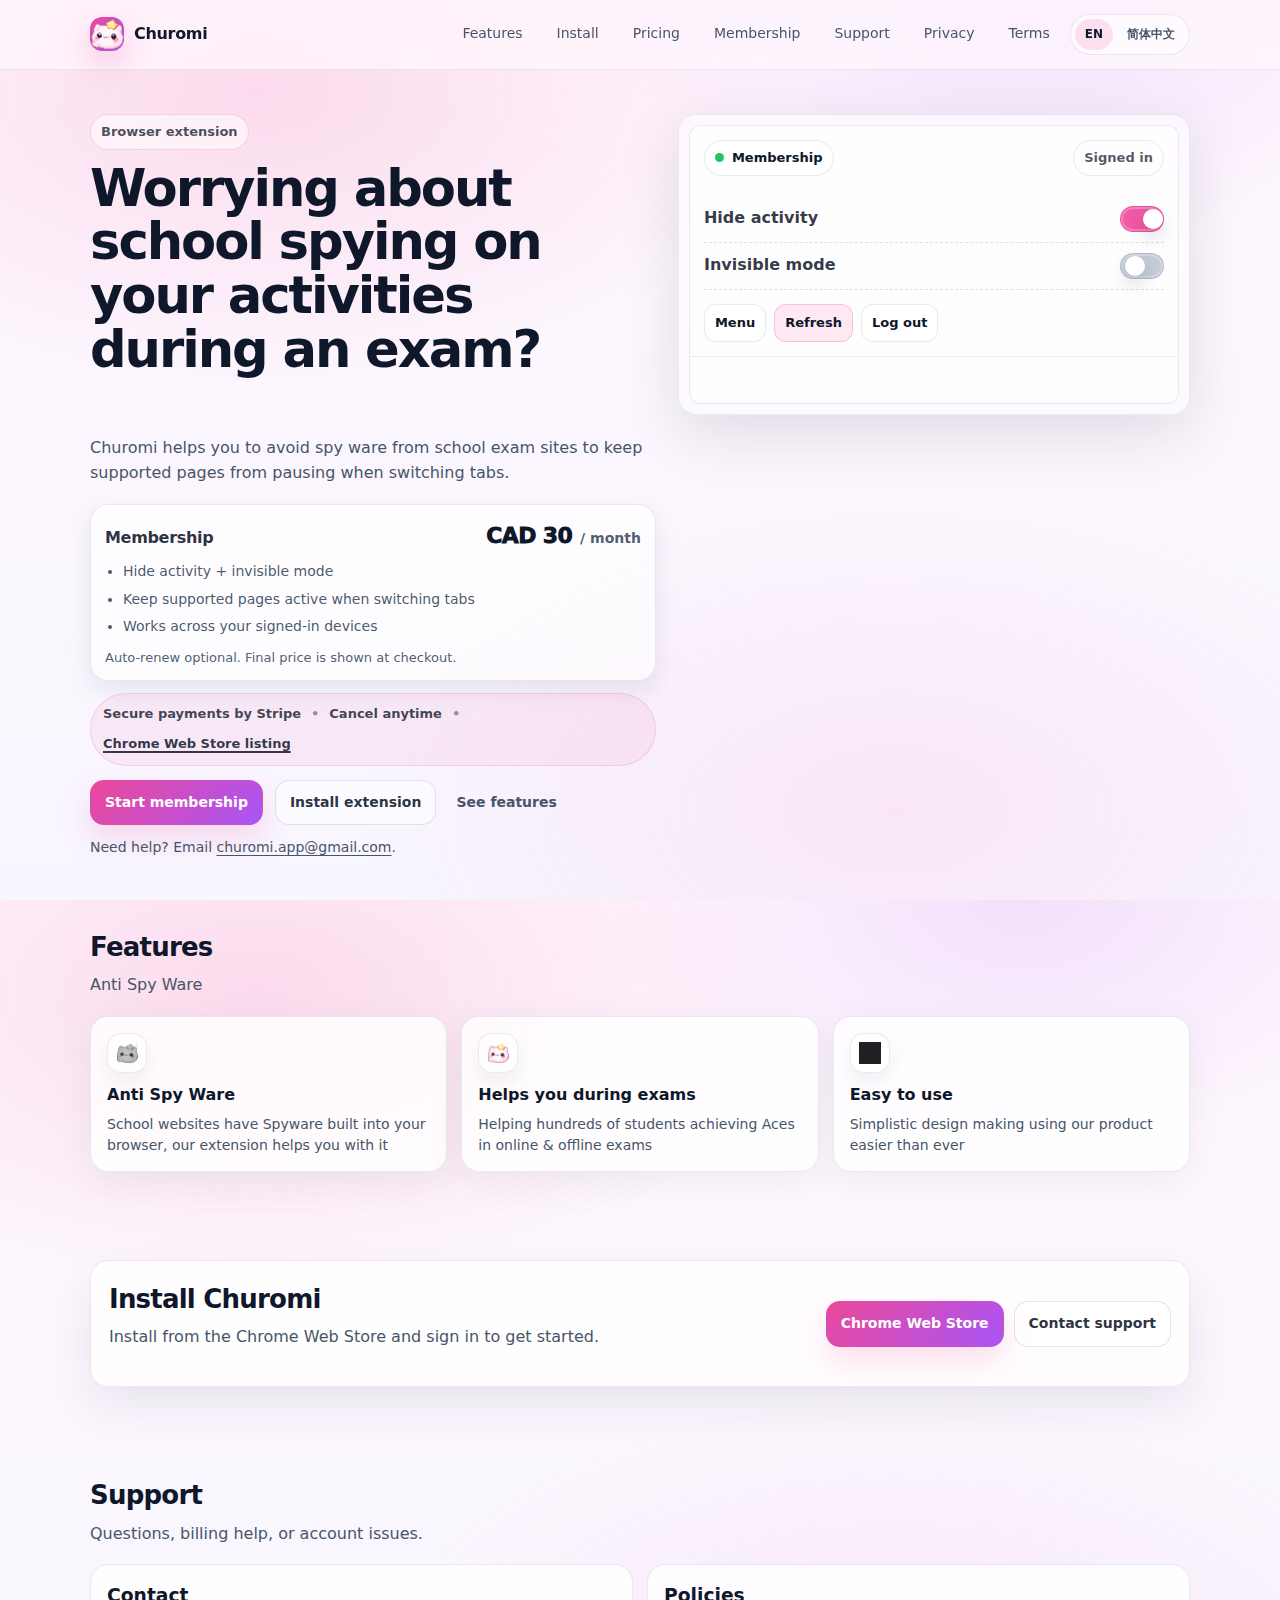
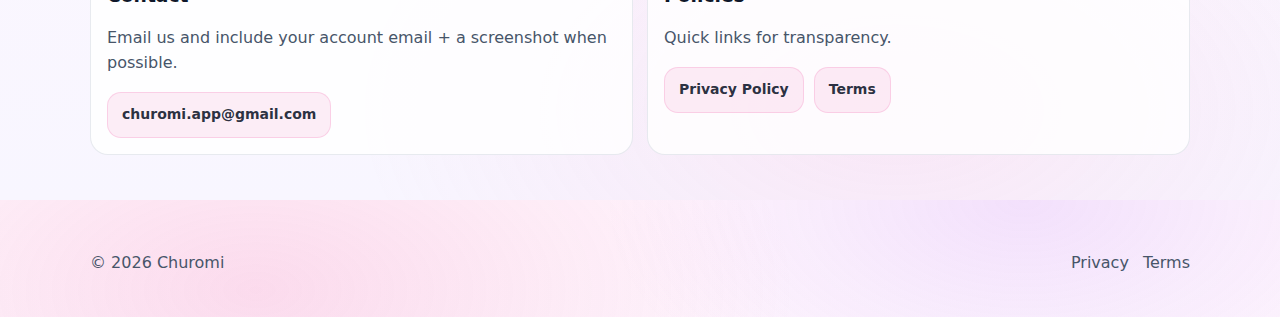
<file: index.html>
<!doctype html>
<html lang="en"><head>
    
    
    <link rel="icon" type="image/png" sizes="16x16" href="./assets/churomi-16.png"><link rel="icon" type="image/png" sizes="32x32" href="./assets/churomi-32.png"><link rel="icon" type="image/png" sizes="48x48" href="./assets/churomi-48.png"><link rel="apple-touch-icon" href="./assets/churomi-128.png"><link rel="stylesheet" href="./styles.css"><meta charset="UTF-8"><meta name="viewport" content="width=device-width, initial-scale=1"><meta name="description" content="Churomi is a browser extension to sign in, manage membership, and keep supported pages active. Use only where allowed."><title>Churomi</title></head><body><a class="skip-link" href="#main">Skip to content</a><header class="header">
      <div class="container header__inner">
        <div class="brand" aria-label="Churomi">
          <div class="brand__mark" aria-hidden="true">
            <img src="./assets/churomi-48.png" alt="" width="34" height="34">
          </div>
          <span class="brand__name">Churomi</span>
        </div>

        <div class="header__right">
          <nav class="nav" aria-label="Primary">
            <a class="nav__link" href="#features" data-edit="nav.features">Features</a>
            <a class="nav__link" href="#install" data-edit="nav.install">Install</a>
            <a class="nav__link" href="./pricing.html" data-edit="nav.pricing">Pricing</a>
            <a class="nav__link" href="./membership.html" data-edit="nav.membership">Membership</a>
            <a class="nav__link" href="#support" data-edit="nav.support">Support</a>
            <a class="nav__link" href="./privacy.html" data-edit="nav.privacy">Privacy</a>
            <a class="nav__link" href="./terms.html" data-edit="nav.terms">Terms</a>
          </nav>

          <div class="lang" aria-label="Language">
            <a class="lang__link lang__link--active" href="./index.html" aria-current="page">EN</a>
            <a class="lang__link" href="./zh/index.html">简体中文</a>
          </div>
        </div>
      </div>
    </header><main id="main">
      <section class="hero">
        <div class="container hero__inner">
          <div class="hero__copy">
            <p class="hero__eyebrow" data-edit="hero.eyebrow">Browser extension</p>
            <h1 class="hero__title" data-edit="hero.title">Worrying about school spying on your activities during an exam?</h1><div><br></div><div><br></div>
            <p class="hero__subtitle">
              <span data-edit="hero.subtitle">
                Churomi helps you to avoid spy ware from school exam sites to keep supported pages from pausing
                when switching tabs.&nbsp;</span></p>

            <div class="hero__value" aria-label="Membership details">
              <div class="pricing" role="group" aria-label="Membership pricing">
                <div class="pricing__top">
                  <div class="pricing__label" data-edit="pricing.label">Membership</div>
                  <div class="pricing__price">
                    <span class="pricing__amount" data-edit="pricing.amount">CAD 30</span>
                    <span class="pricing__period" data-edit="pricing.period">/ month</span>
                  </div>
                </div>
                <ul class="pricing__bullets">
                  <li data-edit="pricing.bullets.0">Hide activity + invisible mode</li>
                  <li data-edit="pricing.bullets.1">Keep supported pages active when switching tabs</li>
                  <li data-edit="pricing.bullets.2">Works across your signed-in devices</li>
                </ul>
                <p class="pricing__note" data-edit="pricing.note">Auto-renew optional. Final price is shown at checkout.</p>
              </div>

              <div class="trust" aria-label="Trust &amp; policies">
                <div class="trust__row">
                  <span class="trust__item" data-edit="trust.items.0">Secure payments by Stripe</span>
                  <span class="trust__sep" aria-hidden="true">•</span>
                  <span class="trust__item" data-edit="trust.items.1">Cancel anytime</span>
                  <span class="trust__sep" aria-hidden="true">•</span>
                  <a class="trust__link" href="https://chromewebstore.google.com/detail/churomi/oolnblmnhadiikagmhoahdaoiednoodk" target="_blank" rel="noopener noreferrer" data-edit="trust.items.2" data-edit-href="install.cwsUrl">Chrome Web Store listing</a>
                </div>
              </div>
            </div>

            <div class="hero__cta" aria-label="Primary actions">
              <a class="btn btn--primary" href="./pricing.html" data-edit="hero.ctaPrimary" data-edit-href="hero.pricingUrl">Start membership</a>
              <a class="btn btn--ghost" href="https://chromewebstore.google.com/detail/churomi/oolnblmnhadiikagmhoahdaoiednoodk" target="_blank" rel="noopener noreferrer" data-edit="hero.ctaSecondary" data-edit-href="install.cwsUrl">Install extension</a>
              <a class="hero__link" href="#features" data-edit="hero.ctaTertiary">See features</a>
            </div>

            <p class="hero__note">
              <span data-edit="hero.helpLabel">Need help? Email</span>
              <a data-edit-mailto="support.email" href="mailto:churomi.app@gmail.com">churomi.app@gmail.com</a>.
            </p>
          </div>

          <div class="hero__card" aria-label="Preview">
            <div class="card">
              <div class="card__header">
                <div class="pill">
                  <span class="pill__dot" aria-hidden="true"></span>
                  <span data-edit="preview.membership">Membership</span>
                </div>
                <div class="pill pill--soft" data-edit="preview.signedIn">Signed in</div>
              </div>
              <div class="card__body">
                <div class="row">
                  <div class="row__label" data-edit="preview.hideActivity">Hide activity</div>
                  <div class="toggle" aria-hidden="true">
                    <span class="toggle__thumb"></span>
                  </div>
                </div>
                <div class="row">
                  <div class="row__label" data-edit="preview.invisibleMode">Invisible mode</div>
                  <div class="toggle toggle--off" aria-hidden="true">
                    <span class="toggle__thumb"></span>
                  </div>
                </div>
                <div class="card__actions">
                  <span class="chip" data-edit="preview.menu">Menu</span>
                  <span class="chip chip--primary" data-edit="preview.refresh">Refresh</span>
                  <span class="chip" data-edit="preview.logout">Log out</span>
                </div>
              </div>
              <div class="card__footer"><br></div>
            </div>
          </div>
        </div>
      </section>

      <section id="features" class="section">
        <div class="container">
          <h2 class="section__title" data-edit="features.title">Features</h2>
          <p class="section__subtitle" data-edit="features.subtitle">Anti Spy Ware</p>

          <div class="grid">
            <article class="feature">
              <div class="feature__icon" aria-hidden="true">
                <img src="./assets/state-red-48.png" alt="" width="22" height="22">
              </div>
              <h3 class="feature__title" data-edit="features.items.0.title">Anti Spy Ware</h3>
              <p class="feature__text" data-edit="features.items.0.text">School websites have Spyware built into your browser, our extension helps you with it</p>
            </article>

            <article class="feature">
              <div class="feature__icon" aria-hidden="true">
                <img src="./assets/churomi-48.png" alt="" width="22" height="22">
              </div>
              <h3 class="feature__title" data-edit="features.items.1.title">Helps you during exams</h3>
              <p class="feature__text" data-edit="features.items.1.text">Helping hundreds of students achieving Aces in online &amp; offline exams&nbsp;</p>
            </article>

            <article class="feature">
              <div class="feature__icon" aria-hidden="true">
                <img src="./assets/state-dark-48.png" alt="" width="22" height="22">
              </div>
              <h3 class="feature__title" data-edit="features.items.2.title">Easy to use</h3>
              <p class="feature__text" data-edit="features.items.2.text">
                Simplistic design making using our product easier than ever</p>
            </article>
          </div>
        </div>
      </section>

      <section id="install" class="section section--alt">
        <div class="container">
          <div class="cta">
            <div>
              <h2 class="section__title" data-edit="install.title">Install Churomi</h2>
              <p class="section__subtitle" data-edit="install.subtitle">
                Install from the Chrome Web Store and sign in to get started.
              </p>
            </div>

            <div class="cta__actions">
              <a class="btn btn--primary" href="https://chromewebstore.google.com/detail/churomi/oolnblmnhadiikagmhoahdaoiednoodk" target="_blank" rel="noopener noreferrer" data-edit="install.primaryButton" data-edit-href="install.cwsUrl">Chrome Web Store</a>
              <a class="btn btn--ghost" href="#support" data-edit="install.secondaryButton">Contact support</a>
            </div>
          </div>
        </div>
      </section>

      <section id="support" class="section">
        <div class="container">
          <h2 class="section__title" data-edit="support.title">Support</h2>
          <p class="section__subtitle" data-edit="support.subtitle">
            Questions, billing help, or account issues.
          </p>

          <div class="support">
            <div class="support__card">
              <h3 data-edit="support.contactTitle">Contact</h3>
              <p class="muted" data-edit="support.contactText">
                Email us and include your account email + a screenshot when possible.
              </p>
              <p class="support__links">
                <a class="btn btn--soft" data-edit-mailto="support.email" href="mailto:churomi.app@gmail.com">churomi.app@gmail.com</a>
              </p>
            </div>

            <div class="support__card">
              <h3 data-edit="support.policiesTitle">Policies</h3>
              <p class="muted" data-edit="support.policiesText">Quick links for transparency.</p>
              <p class="support__links">
                <a class="btn btn--soft" href="./privacy.html" data-edit="support.privacyButton">Privacy Policy</a>
                <a class="btn btn--soft" href="./terms.html" data-edit="support.termsButton">Terms</a>
              </p>
            </div>
          </div>
        </div>
      </section>
    </main><footer class="footer">
      <div class="container footer__inner" style="border-top: none;">
        <p class="muted">© <span id="year">2026</span> Churomi</p>
        <p class="footer__links">
          <a href="./privacy.html" data-edit="footer.privacy">Privacy</a>
          <a href="./terms.html" data-edit="footer.terms">Terms</a>
        </p>
      </div>
    </footer><script>
      document.getElementById("year").textContent = String(new Date().getFullYear());
    </script>

</body></html>
</file>
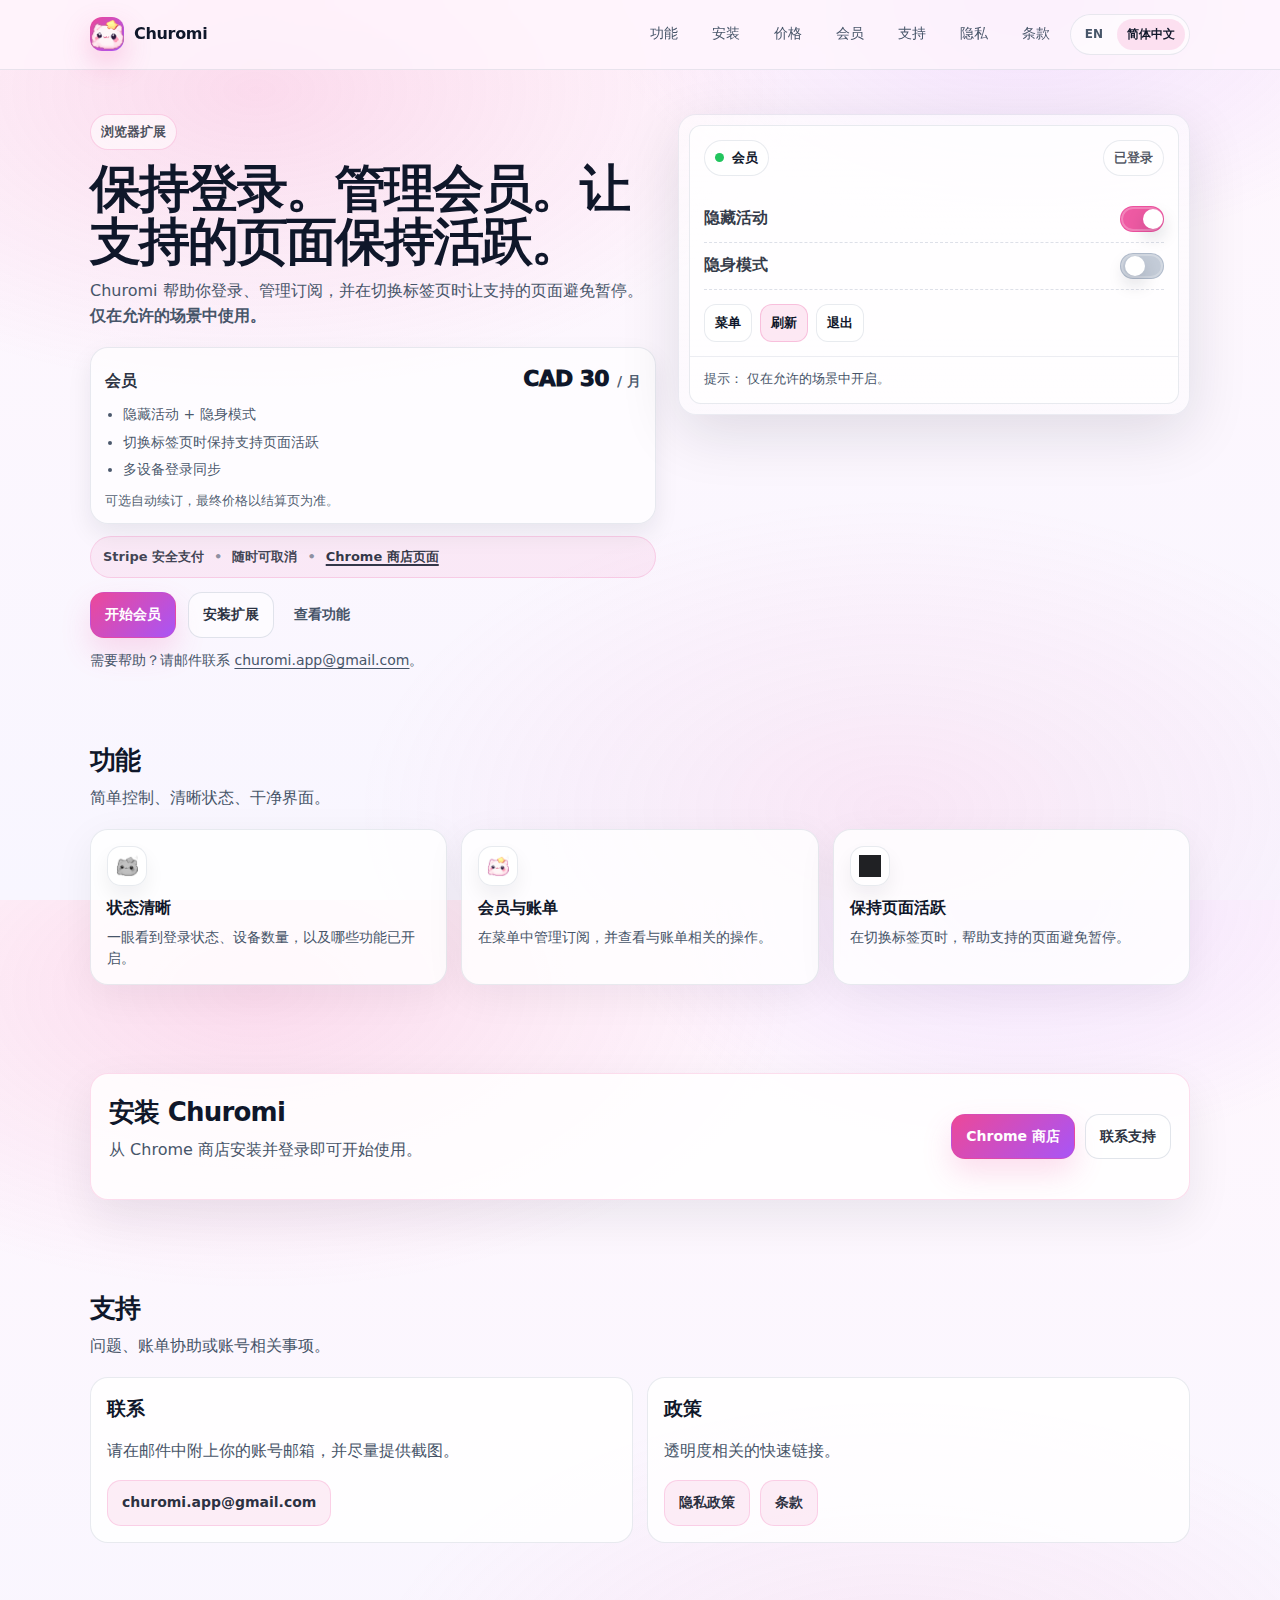
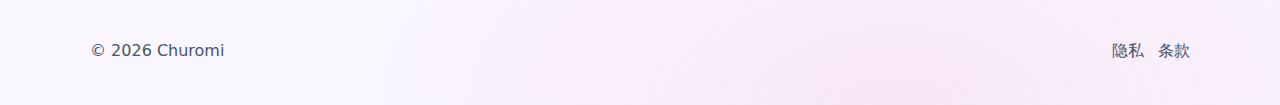
<file: zh/index.html>
<!doctype html>
<html lang="zh-Hans"><head>
    
    
    <meta charset="UTF-8">
    <meta name="viewport" content="width=device-width, initial-scale=1">
    <meta name="description" content="Churomi 是一个浏览器扩展，用于登录、管理会员，并在切换标签页时帮助支持的页面保持活跃。仅在允许的场景中使用。">
    <title>Churomi</title>
    <link rel="icon" type="image/png" sizes="16x16" href="../assets/churomi-16.png">
    <link rel="icon" type="image/png" sizes="32x32" href="../assets/churomi-32.png">
    <link rel="icon" type="image/png" sizes="48x48" href="../assets/churomi-48.png">
    <link rel="apple-touch-icon" href="../assets/churomi-128.png">
    <link rel="stylesheet" href="../styles.css">
  </head>
  <body><a class="skip-link" href="#main">跳到主要内容</a><header class="header">
      <div class="container header__inner">
        <div class="brand" aria-label="Churomi">
          <div class="brand__mark" aria-hidden="true">
            <img src="../assets/churomi-48.png" alt="" width="34" height="34">
          </div>
          <span class="brand__name">Churomi</span>
        </div>

        <div class="header__right">
          <nav class="nav" aria-label="Primary">
            <a class="nav__link" href="#features" data-edit="nav.features">功能</a>
            <a class="nav__link" href="#install" data-edit="nav.install">安装</a>
            <a class="nav__link" href="./pricing.html" data-edit="nav.pricing">价格</a>
            <a class="nav__link" href="./membership.html" data-edit="nav.membership">会员</a>
            <a class="nav__link" href="#support" data-edit="nav.support">支持</a>
            <a class="nav__link" href="./privacy.html" data-edit="nav.privacy">隐私</a>
            <a class="nav__link" href="./terms.html" data-edit="nav.terms">条款</a>
          </nav>

          <div class="lang" aria-label="Language">
            <a class="lang__link" href="../index.html">EN</a>
            <a class="lang__link lang__link--active" href="./index.html" aria-current="page">简体中文</a>
          </div>
        </div>
      </div>
    </header><main id="main">
      <section class="hero">
        <div class="container hero__inner">
          <div class="hero__copy">
            <p class="hero__eyebrow" data-edit="hero.eyebrow">浏览器扩展</p>
            <h1 class="hero__title" data-edit="hero.title">保持登录。管理会员。让支持的页面保持活跃。</h1>
            <p class="hero__subtitle">
              <span data-edit="hero.subtitle">
                Churomi 帮助你登录、管理订阅，并在切换标签页时让支持的页面避免暂停。
              </span>
              <strong data-edit="hero.subtitleStrong">仅在允许的场景中使用。</strong>
            </p>

            <div class="hero__value" aria-label="会员信息">
              <div class="pricing" role="group" aria-label="会员价格">
                <div class="pricing__top">
                  <div class="pricing__label" data-edit="pricing.label">会员</div>
                  <div class="pricing__price">
                    <span class="pricing__amount" data-edit="pricing.amount">CAD 30</span>
                    <span class="pricing__period" data-edit="pricing.period">/ 月</span>
                  </div>
                </div>
                <ul class="pricing__bullets">
                  <li data-edit="pricing.bullets.0">隐藏活动 + 隐身模式</li>
                  <li data-edit="pricing.bullets.1">切换标签页时保持支持页面活跃</li>
                  <li data-edit="pricing.bullets.2">多设备登录同步</li>
                </ul>
                <p class="pricing__note" data-edit="pricing.note">可选自动续订，最终价格以结算页为准。</p>
              </div>

              <div class="trust" aria-label="信任与政策">
                <div class="trust__row">
                  <span class="trust__item" data-edit="trust.items.0">Stripe 安全支付</span>
                  <span class="trust__sep" aria-hidden="true">•</span>
                  <span class="trust__item" data-edit="trust.items.1">随时可取消</span>
                  <span class="trust__sep" aria-hidden="true">•</span>
                  <a class="trust__link" href="https://chromewebstore.google.com/detail/churomi/oolnblmnhadiikagmhoahdaoiednoodk" target="_blank" rel="noopener noreferrer" data-edit="trust.items.2" data-edit-href="install.cwsUrl">Chrome 商店页面</a>
                </div>
              </div>
            </div>

            <div class="hero__cta" aria-label="主要操作">
              <a class="btn btn--primary" href="./pricing.html" data-edit="hero.ctaPrimary" data-edit-href="hero.pricingUrl">开始会员</a>
              <a class="btn btn--ghost" href="https://chromewebstore.google.com/detail/churomi/oolnblmnhadiikagmhoahdaoiednoodk" target="_blank" rel="noopener noreferrer" data-edit="hero.ctaSecondary" data-edit-href="install.cwsUrl">安装扩展</a>
              <a class="hero__link" href="#features" data-edit="hero.ctaTertiary">查看功能</a>
            </div>

            <p class="hero__note">
              <span data-edit="hero.helpLabel">需要帮助？请邮件联系</span>
              <a data-edit-mailto="support.email" href="mailto:churomi.app@gmail.com">churomi.app@gmail.com</a>。
            </p>
          </div>

          <div class="hero__card" aria-label="Preview">
            <div class="card">
              <div class="card__header">
                <div class="pill">
                  <span class="pill__dot" aria-hidden="true"></span>
                  <span data-edit="preview.membership">会员</span>
                </div>
                <div class="pill pill--soft" data-edit="preview.signedIn">已登录</div>
              </div>
              <div class="card__body">
                <div class="row">
                  <div class="row__label" data-edit="preview.hideActivity">隐藏活动</div>
                  <div class="toggle" aria-hidden="true">
                    <span class="toggle__thumb"></span>
                  </div>
                </div>
                <div class="row">
                  <div class="row__label" data-edit="preview.invisibleMode">隐身模式</div>
                  <div class="toggle toggle--off" aria-hidden="true">
                    <span class="toggle__thumb"></span>
                  </div>
                </div>
                <div class="card__actions">
                  <span class="chip" data-edit="preview.menu">菜单</span>
                  <span class="chip chip--primary" data-edit="preview.refresh">刷新</span>
                  <span class="chip" data-edit="preview.logout">退出</span>
                </div>
              </div>
              <div class="card__footer">
                <span class="muted" data-edit="preview.tipLabel">提示：</span>
                <span data-edit="preview.tipText">仅在允许的场景中开启。</span>
              </div>
            </div>
          </div>
        </div>
      </section>

      <section id="features" class="section">
        <div class="container">
          <h2 class="section__title" data-edit="features.title">功能</h2>
          <p class="section__subtitle" data-edit="features.subtitle">简单控制、清晰状态、干净界面。</p>

          <div class="grid">
            <article class="feature">
              <div class="feature__icon" aria-hidden="true">
                <img src="../assets/state-red-48.png" alt="" width="22" height="22">
              </div>
              <h3 class="feature__title" data-edit="features.items.0.title">状态清晰</h3>
              <p class="feature__text" data-edit="features.items.0.text">
                一眼看到登录状态、设备数量，以及哪些功能已开启。
              </p>
            </article>

            <article class="feature">
              <div class="feature__icon" aria-hidden="true">
                <img src="../assets/churomi-48.png" alt="" width="22" height="22">
              </div>
              <h3 class="feature__title" data-edit="features.items.1.title">会员与账单</h3>
              <p class="feature__text" data-edit="features.items.1.text">
                在菜单中管理订阅，并查看与账单相关的操作。
              </p>
            </article>

            <article class="feature">
              <div class="feature__icon" aria-hidden="true">
                <img src="../assets/state-dark-48.png" alt="" width="22" height="22">
              </div>
              <h3 class="feature__title" data-edit="features.items.2.title">保持页面活跃</h3>
              <p class="feature__text" data-edit="features.items.2.text">
                在切换标签页时，帮助支持的页面避免暂停。
              </p>
            </article>
          </div>
        </div>
      </section>

      <section id="install" class="section section--alt">
        <div class="container">
          <div class="cta">
            <div>
              <h2 class="section__title" data-edit="install.title">安装 Churomi</h2>
              <p class="section__subtitle" data-edit="install.subtitle">
                从 Chrome 商店安装并登录即可开始使用。
              </p>
            </div>

            <div class="cta__actions">
              <a class="btn btn--primary" href="https://chromewebstore.google.com/detail/churomi/oolnblmnhadiikagmhoahdaoiednoodk" target="_blank" rel="noopener noreferrer" data-edit="install.primaryButton" data-edit-href="install.cwsUrl">Chrome 商店</a>
              <a class="btn btn--ghost" href="#support" data-edit="install.secondaryButton">联系支持</a>
            </div>
          </div>
        </div>
      </section>

      <section id="support" class="section">
        <div class="container">
          <h2 class="section__title" data-edit="support.title">支持</h2>
          <p class="section__subtitle" data-edit="support.subtitle">问题、账单协助或账号相关事项。</p>

          <div class="support">
            <div class="support__card">
              <h3 data-edit="support.contactTitle">联系</h3>
              <p class="muted" data-edit="support.contactText">
                请在邮件中附上你的账号邮箱，并尽量提供截图。
              </p>
              <p class="support__links">
                <a class="btn btn--soft" data-edit-mailto="support.email" href="mailto:churomi.app@gmail.com">churomi.app@gmail.com</a>
              </p>
            </div>

            <div class="support__card">
              <h3 data-edit="support.policiesTitle">政策</h3>
              <p class="muted" data-edit="support.policiesText">透明度相关的快速链接。</p>
              <p class="support__links">
                <a class="btn btn--soft" href="./privacy.html" data-edit="support.privacyButton">隐私政策</a>
                <a class="btn btn--soft" href="./terms.html" data-edit="support.termsButton">条款</a>
              </p>
            </div>
          </div>
        </div>
      </section>
    </main><footer class="footer">
      <div class="container footer__inner" style="border-top: none;">
        <p class="muted">© <span id="year">2026</span> Churomi</p>
        <p class="footer__links">
          <a href="./privacy.html" data-edit="footer.privacy">隐私</a>
          <a href="./terms.html" data-edit="footer.terms">条款</a>
        </p>
      </div>
    </footer><script>
      document.getElementById("year").textContent = String(new Date().getFullYear());
    </script>
</body></html>
</file>
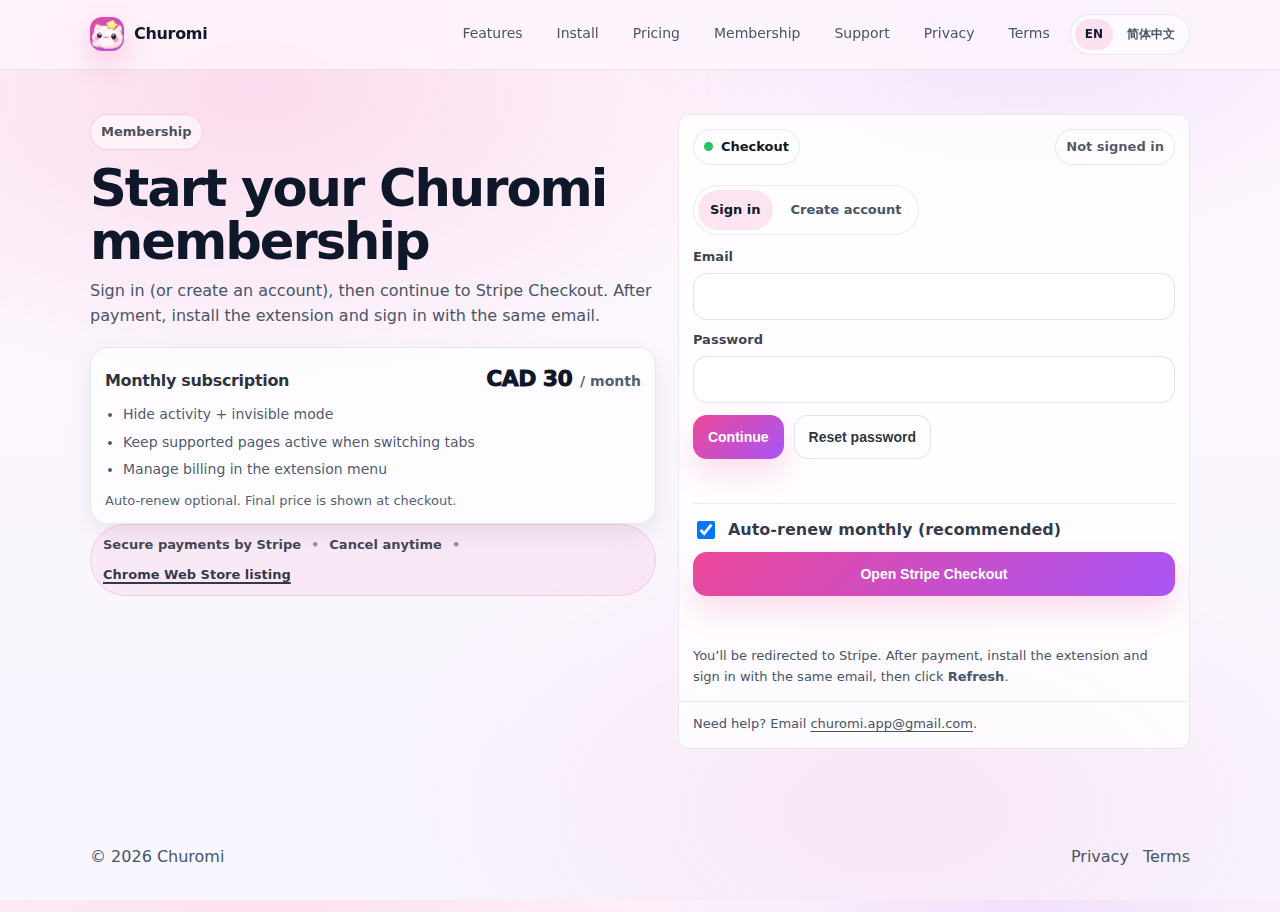
<file: membership.html>
<!doctype html>
<html lang="en">
  <head>
    <meta charset="UTF-8">
    <meta name="viewport" content="width=device-width, initial-scale=1">
    <meta name="description" content="Start a Churomi membership and continue to Stripe Checkout.">
    <title>Churomi — Membership</title>
    <link rel="icon" type="image/png" sizes="16x16" href="./assets/churomi-16.png">
    <link rel="icon" type="image/png" sizes="32x32" href="./assets/churomi-32.png">
    <link rel="icon" type="image/png" sizes="48x48" href="./assets/churomi-48.png">
    <link rel="apple-touch-icon" href="./assets/churomi-128.png">
    <link rel="stylesheet" href="./styles.css">
  </head>
  <body>
    <a class="skip-link" href="#main">Skip to content</a>
    <header class="header">
      <div class="container header__inner">
        <a class="brand" aria-label="Churomi" href="./index.html">
          <div class="brand__mark" aria-hidden="true">
            <img src="./assets/churomi-48.png" alt="" width="34" height="34">
          </div>
          <span class="brand__name">Churomi</span>
        </a>

        <div class="header__right">
          <nav class="nav" aria-label="Primary">
            <a class="nav__link" href="./index.html#features">Features</a>
            <a class="nav__link" href="./index.html#install">Install</a>
            <a class="nav__link" href="./pricing.html">Pricing</a>
            <a class="nav__link" href="./membership.html" aria-current="page">Membership</a>
            <a class="nav__link" href="./index.html#support">Support</a>
            <a class="nav__link" href="./privacy.html">Privacy</a>
            <a class="nav__link" href="./terms.html">Terms</a>
          </nav>

          <div class="lang" aria-label="Language">
            <a class="lang__link lang__link--active" href="./membership.html" aria-current="page">EN</a>
            <a class="lang__link" href="./zh/membership.html">简体中文</a>
          </div>
        </div>
      </div>
    </header>

    <main id="main">
      <section class="section">
        <div class="container">
          <div class="auth">
            <div class="auth__copy">
              <p class="hero__eyebrow">Membership</p>
              <h1 class="hero__title">Start your Churomi membership</h1>
              <p class="hero__subtitle">
                Sign in (or create an account), then continue to Stripe Checkout.
                After payment, install the extension and sign in with the same email.
              </p>

              <div class="pricing" aria-label="Membership pricing">
                <div class="pricing__top">
                  <div class="pricing__label">Monthly subscription</div>
                  <div class="pricing__price">
                    <span class="pricing__amount">CAD 30</span>
                    <span class="pricing__period">/ month</span>
                  </div>
                </div>
                <ul class="pricing__bullets">
                  <li>Hide activity + invisible mode</li>
                  <li>Keep supported pages active when switching tabs</li>
                  <li>Manage billing in the extension menu</li>
                </ul>
                <p class="pricing__note">Auto-renew optional. Final price is shown at checkout.</p>
              </div>

              <div class="trust" aria-label="Trust &amp; policies">
                <div class="trust__row">
                  <span class="trust__item">Secure payments by Stripe</span>
                  <span class="trust__sep" aria-hidden="true">•</span>
                  <span class="trust__item">Cancel anytime</span>
                  <span class="trust__sep" aria-hidden="true">•</span>
                  <a class="trust__link" href="https://chromewebstore.google.com/detail/churomi/oolnblmnhadiikagmhoahdaoiednoodk" target="_blank" rel="noopener noreferrer">Chrome Web Store listing</a>
                </div>
              </div>
            </div>

            <div class="auth__panel">
              <div class="card">
                <div class="card__header">
                  <div class="pill">
                    <span class="pill__dot" aria-hidden="true"></span>
                    <span>Checkout</span>
                  </div>
                  <div class="pill pill--soft" id="authStatus">Not signed in</div>
                </div>
                <div class="card__body">
                  <div class="tabs" role="tablist" aria-label="Auth mode">
                    <button class="tab tab--active" type="button" id="tabSignIn" aria-controls="panelSignIn" aria-selected="true">Sign in</button>
                    <button class="tab" type="button" id="tabSignUp" aria-controls="panelSignUp" aria-selected="false">Create account</button>
                  </div>

                  <div id="panelSignIn" class="panel" role="tabpanel" aria-labelledby="tabSignIn">
                    <form id="signInForm" class="form">
                      <label class="field">
                        <span class="field__label">Email</span>
                        <input class="input" type="email" name="email" autocomplete="email" required>
                      </label>
                      <label class="field">
                        <span class="field__label">Password</span>
                        <input class="input" type="password" name="password" autocomplete="current-password" minlength="6" required>
                      </label>
                      <div class="form__actions">
                        <button class="btn btn--primary" type="submit" id="btnSignIn">Continue</button>
                        <button class="btn btn--ghost" type="button" id="btnForgot">Reset password</button>
                      </div>
                      <div class="msg" id="signInMsg" role="status" aria-live="polite"></div>
                    </form>
                  </div>

                  <div id="panelSignUp" class="panel" role="tabpanel" aria-labelledby="tabSignUp" hidden>
                    <form id="signUpForm" class="form">
                      <label class="field">
                        <span class="field__label">Email</span>
                        <input class="input" type="email" name="email" autocomplete="email" required>
                      </label>
                      <label class="field">
                        <span class="field__label">Password</span>
                        <input class="input" type="password" name="password" autocomplete="new-password" minlength="6" required>
                      </label>
                      <div class="form__actions">
                        <button class="btn btn--primary" type="submit" id="btnSignUp">Create &amp; send verification</button>
                      </div>
                      <div class="msg" id="signUpMsg" role="status" aria-live="polite"></div>
                    </form>
                  </div>

                  <div class="verify" id="verifyBox" hidden>
                    <p class="muted" style="margin: 0 0 10px;">
                      Your email is not verified yet. Please check your inbox, then come back and sign in again.
                    </p>
                    <button class="btn btn--soft" type="button" id="btnResendVerify">Resend verification email</button>
                    <div class="msg" id="verifyMsg" role="status" aria-live="polite"></div>
                  </div>

                  <div class="checkout" id="checkoutBox" hidden>
                    <label class="check">
                      <input type="checkbox" id="autoRenew" checked>
                      <span>Auto-renew monthly (recommended)</span>
                    </label>
                    <button class="btn btn--primary" type="button" id="btnCheckout">Open Stripe Checkout</button>
                    <div class="msg" id="checkoutMsg" role="status" aria-live="polite"></div>
                    <p class="muted" style="margin: 10px 0 0; font-size: 13px;">
                      You’ll be redirected to Stripe. After payment, install the extension and sign in with the same email, then click <b>Refresh</b>.
                    </p>
                  </div>
                </div>
                <div class="card__footer">
                  Need help? Email <a href="mailto:churomi.app@gmail.com">churomi.app@gmail.com</a>.
                </div>
              </div>
            </div>
          </div>
        </div>
      </section>
    </main>

    <footer class="footer">
      <div class="container footer__inner" style="border-top: none;">
        <p class="muted">© <span id="year">2026</span> Churomi</p>
        <p class="footer__links">
          <a href="./privacy.html">Privacy</a>
          <a href="./terms.html">Terms</a>
        </p>
      </div>
    </footer>

    <script>
      document.getElementById("year").textContent = String(new Date().getFullYear());

      const FIREBASE_API_KEY = "AIzaSyARbeEdX9o6qitX0YW2w-OkxrZPutSP7JM";
      const API_BASE = "https://api.churomi.com";

      const $ = (id) => document.getElementById(id);
      const els = {
        authStatus: $("authStatus"),
        tabSignIn: $("tabSignIn"),
        tabSignUp: $("tabSignUp"),
        panelSignIn: $("panelSignIn"),
        panelSignUp: $("panelSignUp"),
        signInForm: $("signInForm"),
        signUpForm: $("signUpForm"),
        btnForgot: $("btnForgot"),
        signInMsg: $("signInMsg"),
        signUpMsg: $("signUpMsg"),
        verifyBox: $("verifyBox"),
        btnResendVerify: $("btnResendVerify"),
        verifyMsg: $("verifyMsg"),
        checkoutBox: $("checkoutBox"),
        autoRenew: $("autoRenew"),
        btnCheckout: $("btnCheckout"),
        checkoutMsg: $("checkoutMsg"),
      };

      const setMsg = (el, text, kind) => {
        if (!el) return;
        el.textContent = text || "";
        el.dataset.kind = kind || "";
      };

      const getDeviceId = () => {
        try {
          const key = "churomi_device_id";
          const existing = localStorage.getItem(key);
          if (existing) return existing;
          const created = crypto.randomUUID ? crypto.randomUUID() : String(Date.now()) + Math.random().toString(16).slice(2);
          localStorage.setItem(key, created);
          return created;
        } catch {
          return "web-" + String(Date.now());
        }
      };

      const firebasePost = async (method, body) => {
        const res = await fetch(`https://identitytoolkit.googleapis.com/v1/${method}?key=${encodeURIComponent(FIREBASE_API_KEY)}`, {
          method: "POST",
          headers: { "content-type": "application/json" },
          body: JSON.stringify(body),
        });
        const data = await res.json().catch(() => ({}));
        if (!res.ok) throw new Error(data?.error?.message || data?.error || `${method} ${res.status}`);
        return data;
      };

      const lookupEmailVerified = async (idToken) => {
        const data = await firebasePost("accounts:lookup", { idToken });
        const users = Array.isArray(data?.users) ? data.users : [];
        const user = users[0] || {};
        return Boolean(user.emailVerified);
      };

      const sendEmailVerification = async (idToken) => firebasePost("accounts:sendOobCode", { requestType: "VERIFY_EMAIL", idToken });
      const sendPasswordReset = async (email) => firebasePost("accounts:sendOobCode", { requestType: "PASSWORD_RESET", email });

      const setSignedIn = (auth) => {
        window.__auth = auth || null;
        els.authStatus.textContent = auth?.email ? `Signed in: ${auth.email}` : "Not signed in";
        els.checkoutBox.hidden = !auth;
      };

      const showPanel = (mode) => {
        const isSignIn = mode === "signin";
        els.tabSignIn.classList.toggle("tab--active", isSignIn);
        els.tabSignUp.classList.toggle("tab--active", !isSignIn);
        els.tabSignIn.setAttribute("aria-selected", String(isSignIn));
        els.tabSignUp.setAttribute("aria-selected", String(!isSignIn));
        els.panelSignIn.hidden = !isSignIn;
        els.panelSignUp.hidden = isSignIn;
        els.verifyBox.hidden = true;
        setMsg(els.signInMsg, "");
        setMsg(els.signUpMsg, "");
        setMsg(els.verifyMsg, "");
      };

      els.tabSignIn.addEventListener("click", () => showPanel("signin"));
      els.tabSignUp.addEventListener("click", () => showPanel("signup"));

      els.signInForm.addEventListener("submit", async (e) => {
        e.preventDefault();
        els.verifyBox.hidden = true;
        setMsg(els.signInMsg, "Signing in…");
        try {
          const fd = new FormData(els.signInForm);
          const email = String(fd.get("email") || "").trim();
          const password = String(fd.get("password") || "");
          const auth = await firebasePost("accounts:signInWithPassword", { email, password, returnSecureToken: true });
          const verified = await lookupEmailVerified(auth.idToken);
          if (!verified) {
            setSignedIn(null);
            els.verifyBox.hidden = false;
            window.__pendingVerify = { idToken: auth.idToken };
            setMsg(els.signInMsg, "Email verification required.", "warn");
            return;
          }
          setSignedIn({ idToken: auth.idToken, email: auth.email });
          setMsg(els.signInMsg, "Signed in. Ready for checkout.", "ok");
        } catch (err) {
          setSignedIn(null);
          setMsg(els.signInMsg, err?.message || "Sign-in failed.", "err");
        }
      });

      els.signUpForm.addEventListener("submit", async (e) => {
        e.preventDefault();
        setMsg(els.signUpMsg, "Creating account…");
        try {
          const fd = new FormData(els.signUpForm);
          const email = String(fd.get("email") || "").trim();
          const password = String(fd.get("password") || "");
          const auth = await firebasePost("accounts:signUp", { email, password, returnSecureToken: true });
          await sendEmailVerification(auth.idToken);
          setMsg(els.signUpMsg, "Check your email to verify, then switch to Sign in.", "ok");
        } catch (err) {
          setMsg(els.signUpMsg, err?.message || "Sign-up failed.", "err");
        }
      });

      els.btnForgot.addEventListener("click", async () => {
        setMsg(els.signInMsg, "");
        const email = String(new FormData(els.signInForm).get("email") || "").trim();
        if (!email) return setMsg(els.signInMsg, "Enter your email first, then click Reset password.", "warn");
        setMsg(els.signInMsg, "Sending password reset…");
        try {
          await sendPasswordReset(email);
          setMsg(els.signInMsg, "Password reset email sent.", "ok");
        } catch (err) {
          setMsg(els.signInMsg, err?.message || "Failed to send reset email.", "err");
        }
      });

      els.btnResendVerify.addEventListener("click", async () => {
        setMsg(els.verifyMsg, "Resending…");
        try {
          const idToken = window.__pendingVerify?.idToken;
          if (!idToken) throw new Error("Please sign in again.");
          await sendEmailVerification(idToken);
          setMsg(els.verifyMsg, "Verification email sent. Check your inbox/spam.", "ok");
        } catch (err) {
          setMsg(els.verifyMsg, err?.message || "Failed to resend verification.", "err");
        }
      });

      els.btnCheckout.addEventListener("click", async () => {
        setMsg(els.checkoutMsg, "Creating Stripe session…");
        try {
          const idToken = window.__auth?.idToken;
          if (!idToken) throw new Error("Please sign in first.");
          const res = await fetch(`${API_BASE}/api/billing/checkout`, {
            method: "POST",
            headers: {
              "content-type": "application/json",
              "authorization": `Bearer ${idToken}`,
              "x-device-id": getDeviceId(),
            },
            body: JSON.stringify({ auto_renew: Boolean(els.autoRenew.checked) }),
          });
          const data = await res.json().catch(() => ({}));
          if (!res.ok) throw new Error(data?.error || `Checkout failed (${res.status})`);
          if (!data?.url) throw new Error("Missing Stripe Checkout URL.");
          setMsg(els.checkoutMsg, "Redirecting…", "ok");
          location.href = data.url;
        } catch (err) {
          setMsg(els.checkoutMsg, err?.message || "Checkout failed.", "err");
        }
      });

      showPanel("signin");
    </script>
  </body>
</html>
</file>
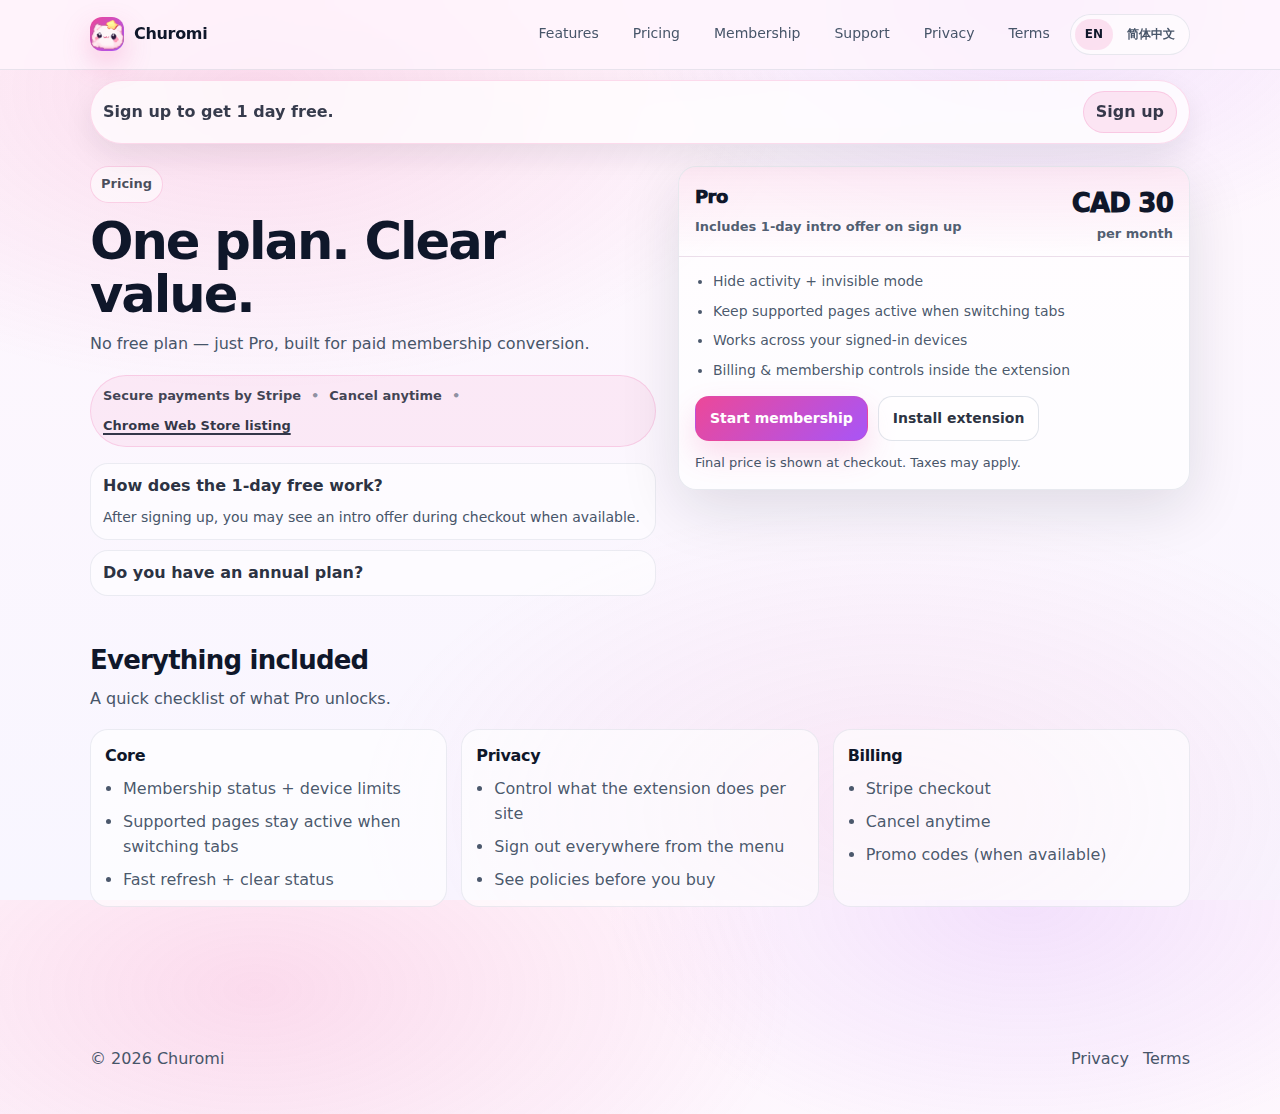
<file: pricing.html>
<!doctype html>
<html lang="en">
  <head>
    <meta charset="UTF-8">
    <meta name="viewport" content="width=device-width, initial-scale=1">
    <meta name="description" content="Churomi pricing — Pro membership (CAD 30/month).">
    <title>Churomi — Pricing</title>
    <link rel="icon" type="image/png" sizes="16x16" href="./assets/churomi-16.png">
    <link rel="icon" type="image/png" sizes="32x32" href="./assets/churomi-32.png">
    <link rel="icon" type="image/png" sizes="48x48" href="./assets/churomi-48.png">
    <link rel="apple-touch-icon" href="./assets/churomi-128.png">
    <link rel="stylesheet" href="./styles.css">
  </head>
  <body>
    <a class="skip-link" href="#main">Skip to content</a>
    <header class="header">
      <div class="container header__inner">
        <a class="brand" aria-label="Churomi" href="./index.html">
          <div class="brand__mark" aria-hidden="true">
            <img src="./assets/churomi-48.png" alt="" width="34" height="34">
          </div>
          <span class="brand__name">Churomi</span>
        </a>

        <div class="header__right">
          <nav class="nav" aria-label="Primary">
            <a class="nav__link" href="./index.html#features" data-edit="nav.features">Features</a>
            <a class="nav__link" href="./pricing.html" aria-current="page" data-edit="nav.pricing">Pricing</a>
            <a class="nav__link" href="./membership.html" data-edit="nav.membership">Membership</a>
            <a class="nav__link" href="./index.html#support" data-edit="nav.support">Support</a>
            <a class="nav__link" href="./privacy.html" data-edit="nav.privacy">Privacy</a>
            <a class="nav__link" href="./terms.html" data-edit="nav.terms">Terms</a>
          </nav>

          <div class="lang" aria-label="Language">
            <a class="lang__link lang__link--active" href="./pricing.html" aria-current="page">EN</a>
            <a class="lang__link" href="./zh/pricing.html">简体中文</a>
          </div>
        </div>
      </div>
    </header>

    <main id="main">
      <div class="top-banner" role="status" aria-live="polite">
        <span data-edit="banner.trial">Sign up to get 1 day free.</span>
        <a class="top-banner__link" href="./membership.html" data-edit="banner.cta" data-edit-href="hero.membershipUrl">Sign up</a>
      </div>

      <section class="section pricingPage">
        <div class="container">
          <div class="pricingLayout">
            <div class="pricingLayout__copy">
              <p class="hero__eyebrow" data-edit="pricingPage.eyebrow">Pricing</p>
              <h1 class="hero__title" data-edit="pricingPage.title">One plan. Clear value.</h1>
              <p class="hero__subtitle">
                <span data-edit="pricingPage.subtitle">No free plan — just Pro, built for paid membership conversion.</span>
              </p>

              <div class="trust" aria-label="Trust &amp; policies">
                <div class="trust__row">
                  <span class="trust__item" data-edit="trust.items.0">Secure payments by Stripe</span>
                  <span class="trust__sep" aria-hidden="true">•</span>
                  <span class="trust__item" data-edit="trust.items.1">Cancel anytime</span>
                  <span class="trust__sep" aria-hidden="true">•</span>
                  <a class="trust__link" href="https://chromewebstore.google.com/detail/churomi/oolnblmnhadiikagmhoahdaoiednoodk" target="_blank" rel="noopener noreferrer" data-edit="trust.items.2" data-edit-href="install.cwsUrl">Chrome Web Store listing</a>
                </div>
              </div>

              <div class="pricingFaq">
                <details class="faq" open>
                  <summary class="faq__q" data-edit="faq.0.q">How does the 1-day free work?</summary>
                  <div class="faq__a muted" data-edit="faq.0.a">
                    After signing up, you may see an intro offer during checkout when available.
                  </div>
                </details>
                <details class="faq">
                  <summary class="faq__q" data-edit="faq.1.q">Do you have an annual plan?</summary>
                  <div class="faq__a muted" data-edit="faq.1.a">Not right now — only $30/month.</div>
                </details>
              </div>
            </div>

            <div class="pricingLayout__plan" aria-label="Plan card">
              <div class="plan">
                <div class="plan__header">
                  <div>
                    <div class="plan__name" data-edit="plan.name">Pro</div>
                    <div class="plan__tag" data-edit="plan.tag">Includes 1-day intro offer on sign up</div>
                  </div>
                  <div class="plan__price">
                    <div class="plan__amount" data-edit="pricing.amount">CAD 30</div>
                    <div class="plan__period" data-edit="pricing.period">per month</div>
                  </div>
                </div>

                <div class="plan__body">
                  <ul class="plan__list" aria-label="What you get">
                    <li data-edit="plan.bullets.0">Hide activity + invisible mode</li>
                    <li data-edit="plan.bullets.1">Keep supported pages active when switching tabs</li>
                    <li data-edit="plan.bullets.2">Works across your signed-in devices</li>
                    <li data-edit="plan.bullets.3">Billing &amp; membership controls inside the extension</li>
                  </ul>

                  <div class="plan__actions">
                    <a class="btn btn--primary" href="./membership.html" data-edit="plan.primaryCta" data-edit-href="hero.membershipUrl">Start membership</a>
                    <a class="btn btn--ghost" href="https://chromewebstore.google.com/detail/churomi/oolnblmnhadiikagmhoahdaoiednoodk" target="_blank" rel="noopener noreferrer" data-edit="plan.secondaryCta" data-edit-href="install.cwsUrl">Install extension</a>
                  </div>

                  <p class="muted plan__note" data-edit="plan.note">Final price is shown at checkout. Taxes may apply.</p>
                </div>
              </div>
            </div>
          </div>

          <section class="section section--alt" aria-label="Feature checklist">
            <h2 class="section__title" data-edit="compare.title">Everything included</h2>
            <p class="section__subtitle" data-edit="compare.subtitle">A quick checklist of what Pro unlocks.</p>

            <div class="checkGrid">
              <div class="checkCard">
                <h3 class="checkCard__title" data-edit="compare.cards.0.title">Core</h3>
                <ul class="checkCard__list">
                  <li data-edit="compare.cards.0.items.0">Membership status + device limits</li>
                  <li data-edit="compare.cards.0.items.1">Supported pages stay active when switching tabs</li>
                  <li data-edit="compare.cards.0.items.2">Fast refresh + clear status</li>
                </ul>
              </div>
              <div class="checkCard">
                <h3 class="checkCard__title" data-edit="compare.cards.1.title">Privacy</h3>
                <ul class="checkCard__list">
                  <li data-edit="compare.cards.1.items.0">Control what the extension does per site</li>
                  <li data-edit="compare.cards.1.items.1">Sign out everywhere from the menu</li>
                  <li data-edit="compare.cards.1.items.2">See policies before you buy</li>
                </ul>
              </div>
              <div class="checkCard">
                <h3 class="checkCard__title" data-edit="compare.cards.2.title">Billing</h3>
                <ul class="checkCard__list">
                  <li data-edit="compare.cards.2.items.0">Stripe checkout</li>
                  <li data-edit="compare.cards.2.items.1">Cancel anytime</li>
                  <li data-edit="compare.cards.2.items.2">Promo codes (when available)</li>
                </ul>
              </div>
            </div>
          </section>
        </div>
      </section>
    </main>

    <footer class="footer">
      <div class="container footer__inner" style="border-top: none;">
        <p class="muted">© <span id="year">2026</span> Churomi</p>
        <p class="footer__links">
          <a href="./privacy.html" data-edit="footer.privacy">Privacy</a>
          <a href="./terms.html" data-edit="footer.terms">Terms</a>
        </p>
      </div>
    </footer>

    <script>
      document.getElementById("year").textContent = String(new Date().getFullYear());
    </script>
  </body>
</html>
</file>
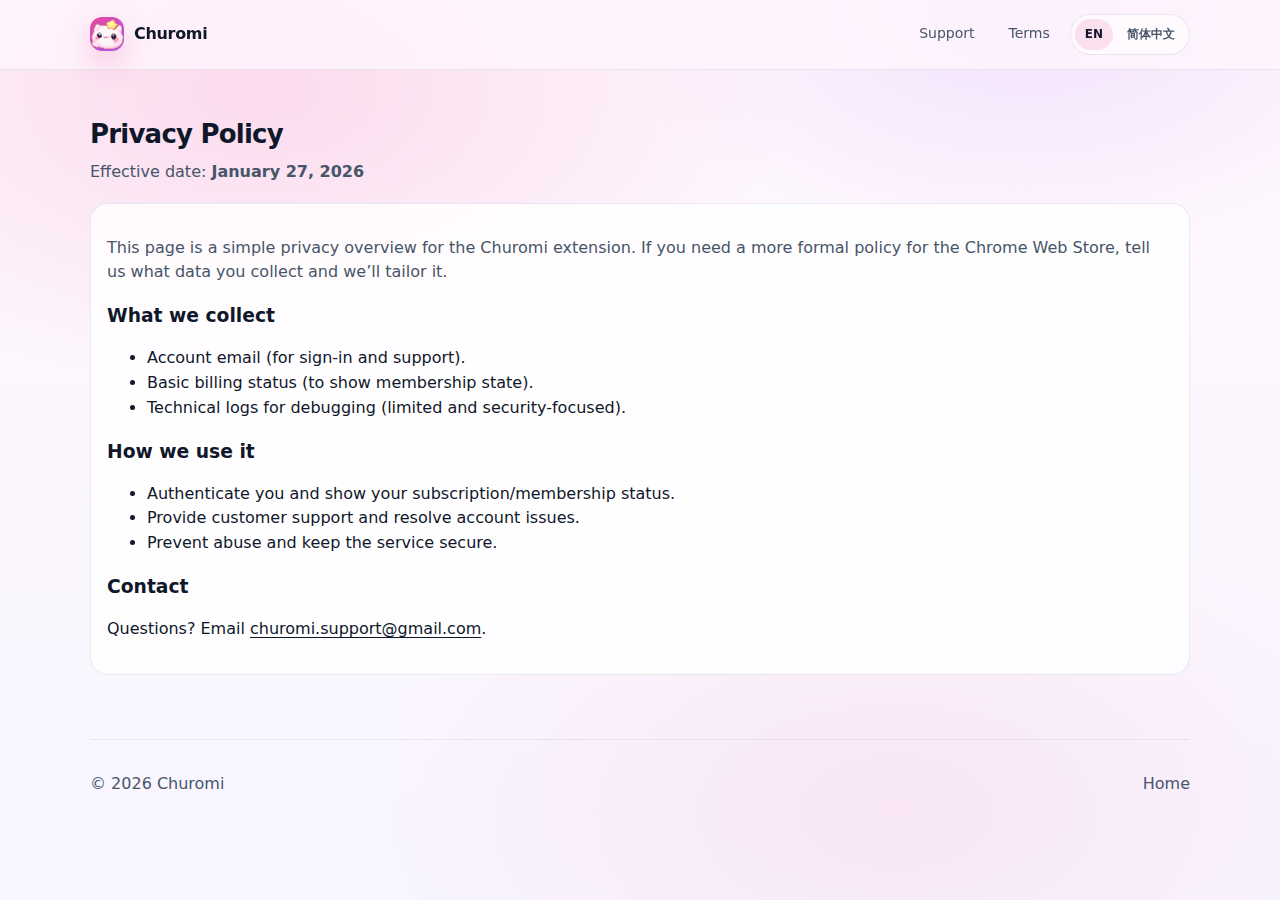
<file: privacy.html>
<!doctype html>
<html lang="en">
  <head>
    <meta charset="UTF-8" />
    <meta name="viewport" content="width=device-width, initial-scale=1" />
    <title>Churomi - Privacy Policy</title>
    <link rel="icon" type="image/png" sizes="16x16" href="./assets/churomi-16.png" />
    <link rel="icon" type="image/png" sizes="32x32" href="./assets/churomi-32.png" />
    <link rel="icon" type="image/png" sizes="48x48" href="./assets/churomi-48.png" />
    <link rel="apple-touch-icon" href="./assets/churomi-128.png" />
    <link rel="stylesheet" href="./styles.css" />
  </head>
  <body>
    <a class="skip-link" href="#main">Skip to content</a>

    <header class="header">
      <div class="container header__inner">
        <div class="brand" aria-label="Churomi">
          <div class="brand__mark" aria-hidden="true">
            <img src="./assets/churomi-48.png" alt="" width="34" height="34" />
          </div>
          <a class="brand__name" href="./index.html" style="text-decoration: none">Churomi</a>
        </div>
        <div class="header__right">
          <nav class="nav" aria-label="Primary">
            <a class="nav__link" href="./index.html#support">Support</a>
            <a class="nav__link" href="./terms.html">Terms</a>
          </nav>

          <div class="lang" aria-label="Language">
            <a class="lang__link lang__link--active" href="./privacy.html" aria-current="page"
              >EN</a
            >
            <a class="lang__link" href="./zh/privacy.html">简体中文</a>
          </div>
        </div>
      </div>
    </header>

    <main id="main" class="section">
      <div class="container">
        <h1 class="section__title">Privacy Policy</h1>
        <p class="section__subtitle">
          Effective date: <strong>January 27, 2026</strong>
        </p>

        <div class="support__card">
          <p class="muted">
            This page is a simple privacy overview for the Churomi extension. If you need a
            more formal policy for the Chrome Web Store, tell us what data you collect and we’ll
            tailor it.
          </p>

          <h3>What we collect</h3>
          <ul>
            <li>Account email (for sign-in and support).</li>
            <li>Basic billing status (to show membership state).</li>
            <li>Technical logs for debugging (limited and security-focused).</li>
          </ul>

          <h3>How we use it</h3>
          <ul>
            <li>Authenticate you and show your subscription/membership status.</li>
            <li>Provide customer support and resolve account issues.</li>
            <li>Prevent abuse and keep the service secure.</li>
          </ul>

          <h3>Contact</h3>
          <p>
            Questions? Email
            <a href="mailto:churomi.support@gmail.com">churomi.support@gmail.com</a>.
          </p>
        </div>
      </div>
    </main>

    <footer class="footer">
      <div class="container footer__inner">
        <p class="muted">© <span id="year"></span> Churomi</p>
        <p class="footer__links">
          <a href="./index.html">Home</a>
        </p>
      </div>
    </footer>

    <script>
      document.getElementById("year").textContent = String(new Date().getFullYear());
    </script>
  </body>
</html>
</file>
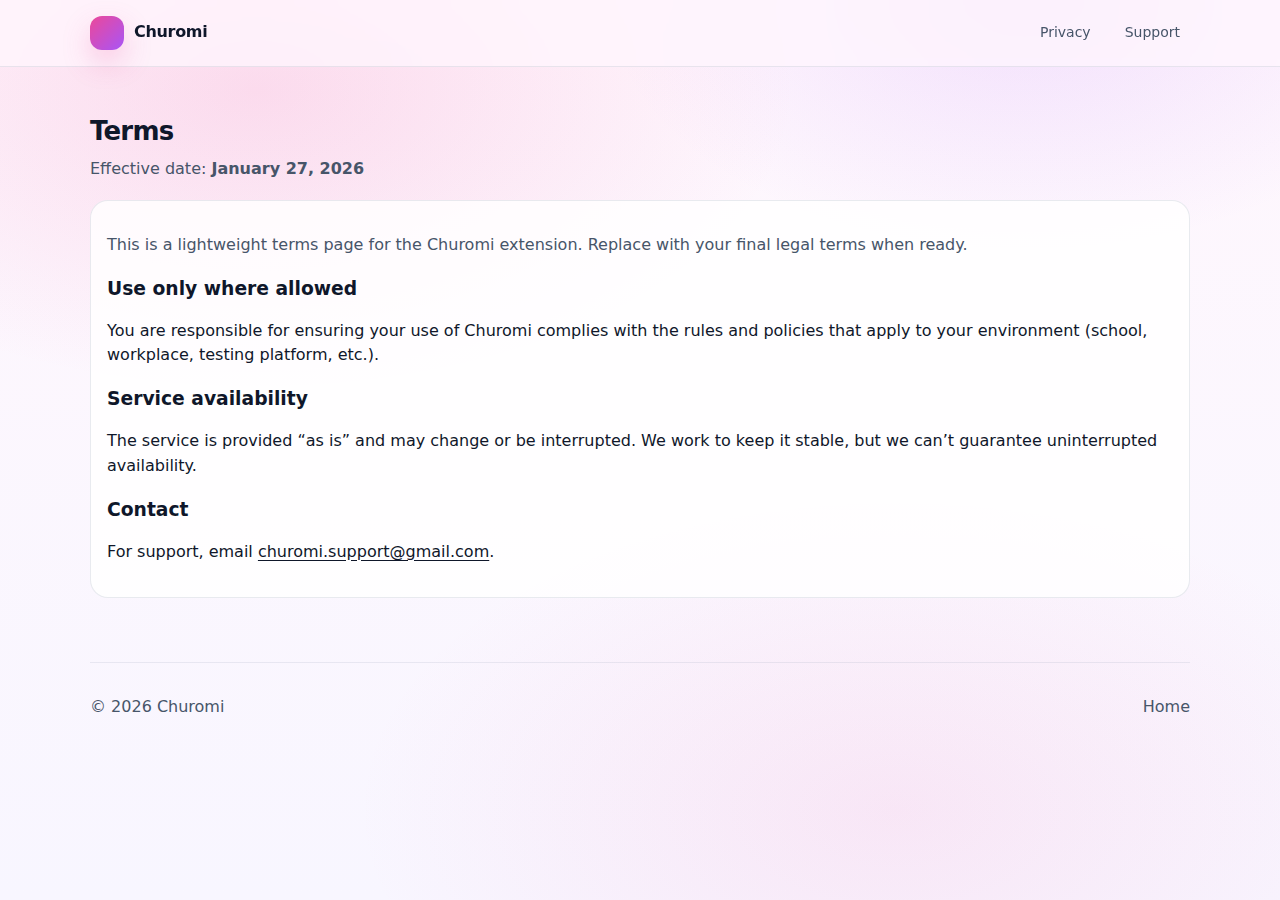
<file: terms.html>
<!doctype html>
<html lang="en">
  <head>
    <meta charset="UTF-8" />
    <meta name="viewport" content="width=device-width, initial-scale=1" />
    <title>Churomi — Terms</title>
    <link rel="stylesheet" href="./styles.css" />
  </head>
  <body>
    <a class="skip-link" href="#main">Skip to content</a>

    <header class="header">
      <div class="container header__inner">
        <div class="brand" aria-label="Churomi">
          <div class="brand__mark" aria-hidden="true"></div>
          <a class="brand__name" href="./index.html" style="text-decoration: none">Churomi</a>
        </div>
        <nav class="nav" aria-label="Primary">
          <a class="nav__link" href="./privacy.html">Privacy</a>
          <a class="nav__link" href="./index.html#support">Support</a>
        </nav>
      </div>
    </header>

    <main id="main" class="section">
      <div class="container">
        <h1 class="section__title">Terms</h1>
        <p class="section__subtitle">Effective date: <strong>January 27, 2026</strong></p>

        <div class="support__card">
          <p class="muted">
            This is a lightweight terms page for the Churomi extension. Replace with your final
            legal terms when ready.
          </p>

          <h3>Use only where allowed</h3>
          <p>
            You are responsible for ensuring your use of Churomi complies with the rules and
            policies that apply to your environment (school, workplace, testing platform, etc.).
          </p>

          <h3>Service availability</h3>
          <p>
            The service is provided “as is” and may change or be interrupted. We work to keep it
            stable, but we can’t guarantee uninterrupted availability.
          </p>

          <h3>Contact</h3>
          <p>
            For support, email
            <a href="mailto:churomi.support@gmail.com">churomi.support@gmail.com</a>.
          </p>
        </div>
      </div>
    </main>

    <footer class="footer">
      <div class="container footer__inner">
        <p class="muted">© <span id="year"></span> Churomi</p>
        <p class="footer__links">
          <a href="./index.html">Home</a>
        </p>
      </div>
    </footer>

    <script>
      document.getElementById("year").textContent = String(new Date().getFullYear());
    </script>
  </body>
</html>
</file>
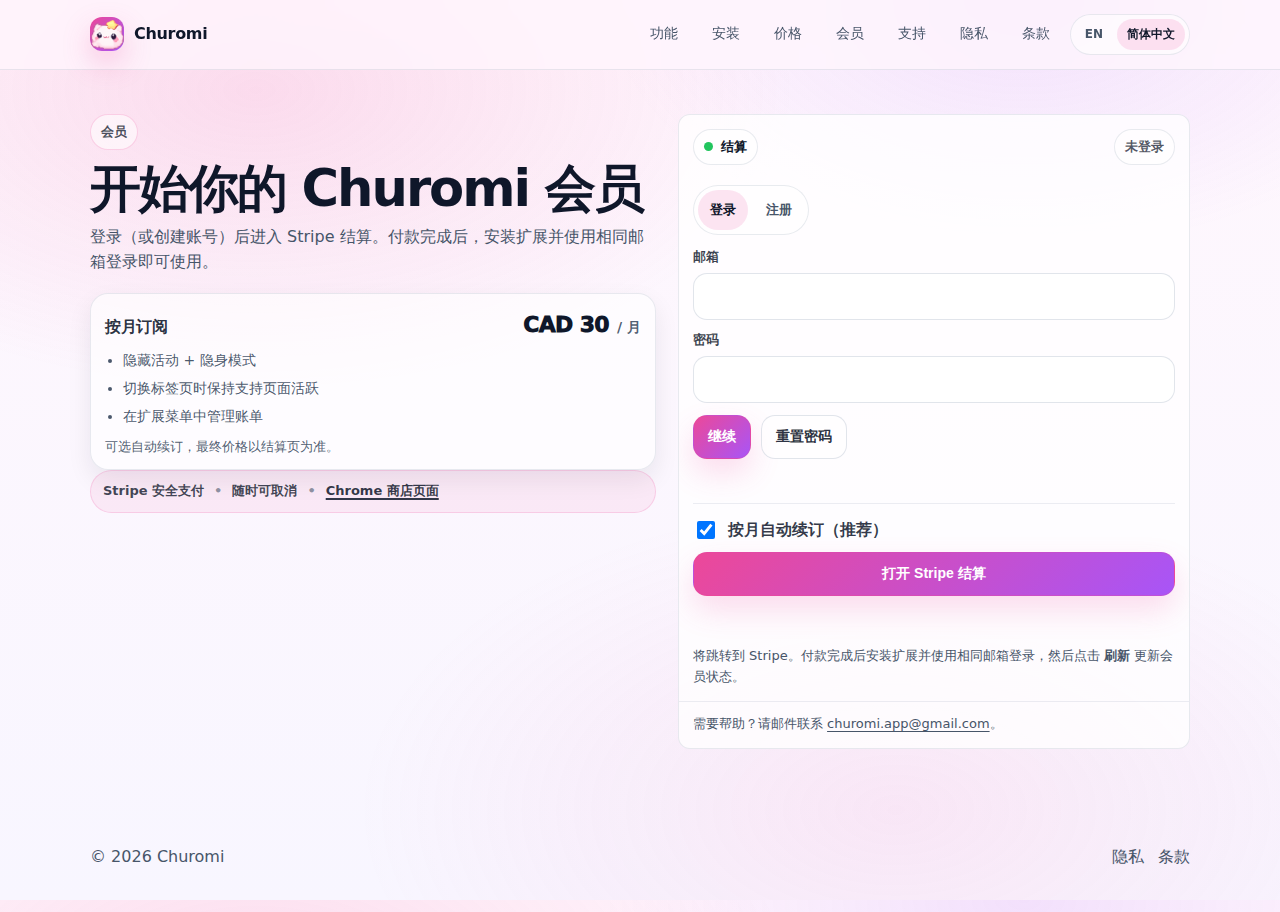
<file: zh/membership.html>
<!doctype html>
<html lang="zh-Hans">
  <head>
    <meta charset="UTF-8">
    <meta name="viewport" content="width=device-width, initial-scale=1">
    <meta name="description" content="开始 Churomi 会员并进入 Stripe 结算。">
    <title>Churomi — 会员</title>
    <link rel="icon" type="image/png" sizes="16x16" href="../assets/churomi-16.png">
    <link rel="icon" type="image/png" sizes="32x32" href="../assets/churomi-32.png">
    <link rel="icon" type="image/png" sizes="48x48" href="../assets/churomi-48.png">
    <link rel="apple-touch-icon" href="../assets/churomi-128.png">
    <link rel="stylesheet" href="../styles.css">
  </head>
  <body>
    <a class="skip-link" href="#main">跳到主要内容</a>
    <header class="header">
      <div class="container header__inner">
        <a class="brand" aria-label="Churomi" href="./index.html">
          <div class="brand__mark" aria-hidden="true">
            <img src="../assets/churomi-48.png" alt="" width="34" height="34">
          </div>
          <span class="brand__name">Churomi</span>
        </a>

        <div class="header__right">
          <nav class="nav" aria-label="Primary">
            <a class="nav__link" href="./index.html#features">功能</a>
            <a class="nav__link" href="./index.html#install">安装</a>
            <a class="nav__link" href="./pricing.html">价格</a>
            <a class="nav__link" href="./membership.html" aria-current="page">会员</a>
            <a class="nav__link" href="./index.html#support">支持</a>
            <a class="nav__link" href="./privacy.html">隐私</a>
            <a class="nav__link" href="./terms.html">条款</a>
          </nav>

          <div class="lang" aria-label="Language">
            <a class="lang__link" href="../membership.html">EN</a>
            <a class="lang__link lang__link--active" href="./membership.html" aria-current="page">简体中文</a>
          </div>
        </div>
      </div>
    </header>

    <main id="main">
      <section class="section">
        <div class="container">
          <div class="auth">
            <div class="auth__copy">
              <p class="hero__eyebrow">会员</p>
              <h1 class="hero__title">开始你的 Churomi 会员</h1>
              <p class="hero__subtitle">
                登录（或创建账号）后进入 Stripe 结算。付款完成后，安装扩展并使用相同邮箱登录即可使用。
              </p>

              <div class="pricing" aria-label="会员价格">
                <div class="pricing__top">
                  <div class="pricing__label">按月订阅</div>
                  <div class="pricing__price">
                    <span class="pricing__amount">CAD 30</span>
                    <span class="pricing__period">/ 月</span>
                  </div>
                </div>
                <ul class="pricing__bullets">
                  <li>隐藏活动 + 隐身模式</li>
                  <li>切换标签页时保持支持页面活跃</li>
                  <li>在扩展菜单中管理账单</li>
                </ul>
                <p class="pricing__note">可选自动续订，最终价格以结算页为准。</p>
              </div>

              <div class="trust" aria-label="信任与政策">
                <div class="trust__row">
                  <span class="trust__item">Stripe 安全支付</span>
                  <span class="trust__sep" aria-hidden="true">•</span>
                  <span class="trust__item">随时可取消</span>
                  <span class="trust__sep" aria-hidden="true">•</span>
                  <a class="trust__link" href="https://chromewebstore.google.com/detail/churomi/oolnblmnhadiikagmhoahdaoiednoodk" target="_blank" rel="noopener noreferrer">Chrome 商店页面</a>
                </div>
              </div>
            </div>

            <div class="auth__panel">
              <div class="card">
                <div class="card__header">
                  <div class="pill">
                    <span class="pill__dot" aria-hidden="true"></span>
                    <span>结算</span>
                  </div>
                  <div class="pill pill--soft" id="authStatus">未登录</div>
                </div>
                <div class="card__body">
                  <div class="tabs" role="tablist" aria-label="认证方式">
                    <button class="tab tab--active" type="button" id="tabSignIn" aria-controls="panelSignIn" aria-selected="true">登录</button>
                    <button class="tab" type="button" id="tabSignUp" aria-controls="panelSignUp" aria-selected="false">注册</button>
                  </div>

                  <div id="panelSignIn" class="panel" role="tabpanel" aria-labelledby="tabSignIn">
                    <form id="signInForm" class="form">
                      <label class="field">
                        <span class="field__label">邮箱</span>
                        <input class="input" type="email" name="email" autocomplete="email" required>
                      </label>
                      <label class="field">
                        <span class="field__label">密码</span>
                        <input class="input" type="password" name="password" autocomplete="current-password" minlength="6" required>
                      </label>
                      <div class="form__actions">
                        <button class="btn btn--primary" type="submit" id="btnSignIn">继续</button>
                        <button class="btn btn--ghost" type="button" id="btnForgot">重置密码</button>
                      </div>
                      <div class="msg" id="signInMsg" role="status" aria-live="polite"></div>
                    </form>
                  </div>

                  <div id="panelSignUp" class="panel" role="tabpanel" aria-labelledby="tabSignUp" hidden>
                    <form id="signUpForm" class="form">
                      <label class="field">
                        <span class="field__label">邮箱</span>
                        <input class="input" type="email" name="email" autocomplete="email" required>
                      </label>
                      <label class="field">
                        <span class="field__label">密码</span>
                        <input class="input" type="password" name="password" autocomplete="new-password" minlength="6" required>
                      </label>
                      <div class="form__actions">
                        <button class="btn btn--primary" type="submit" id="btnSignUp">注册并发送验证邮件</button>
                      </div>
                      <div class="msg" id="signUpMsg" role="status" aria-live="polite"></div>
                    </form>
                  </div>

                  <div class="verify" id="verifyBox" hidden>
                    <p class="muted" style="margin: 0 0 10px;">
                      你的邮箱尚未验证。请先查收邮箱完成验证，然后返回重新登录。
                    </p>
                    <button class="btn btn--soft" type="button" id="btnResendVerify">重新发送验证邮件</button>
                    <div class="msg" id="verifyMsg" role="status" aria-live="polite"></div>
                  </div>

                  <div class="checkout" id="checkoutBox" hidden>
                    <label class="check">
                      <input type="checkbox" id="autoRenew" checked>
                      <span>按月自动续订（推荐）</span>
                    </label>
                    <button class="btn btn--primary" type="button" id="btnCheckout">打开 Stripe 结算</button>
                    <div class="msg" id="checkoutMsg" role="status" aria-live="polite"></div>
                    <p class="muted" style="margin: 10px 0 0; font-size: 13px;">
                      将跳转到 Stripe。付款完成后安装扩展并使用相同邮箱登录，然后点击 <b>刷新</b> 更新会员状态。
                    </p>
                  </div>
                </div>
                <div class="card__footer">
                  需要帮助？请邮件联系 <a href="mailto:churomi.app@gmail.com">churomi.app@gmail.com</a>。
                </div>
              </div>
            </div>
          </div>
        </div>
      </section>
    </main>

    <footer class="footer">
      <div class="container footer__inner" style="border-top: none;">
        <p class="muted">© <span id="year">2026</span> Churomi</p>
        <p class="footer__links">
          <a href="./privacy.html">隐私</a>
          <a href="./terms.html">条款</a>
        </p>
      </div>
    </footer>

    <script>
      document.getElementById("year").textContent = String(new Date().getFullYear());

      const FIREBASE_API_KEY = "AIzaSyARbeEdX9o6qitX0YW2w-OkxrZPutSP7JM";
      const API_BASE = "https://api.churomi.com";

      const $ = (id) => document.getElementById(id);
      const els = {
        authStatus: $("authStatus"),
        tabSignIn: $("tabSignIn"),
        tabSignUp: $("tabSignUp"),
        panelSignIn: $("panelSignIn"),
        panelSignUp: $("panelSignUp"),
        signInForm: $("signInForm"),
        signUpForm: $("signUpForm"),
        btnForgot: $("btnForgot"),
        signInMsg: $("signInMsg"),
        signUpMsg: $("signUpMsg"),
        verifyBox: $("verifyBox"),
        btnResendVerify: $("btnResendVerify"),
        verifyMsg: $("verifyMsg"),
        checkoutBox: $("checkoutBox"),
        autoRenew: $("autoRenew"),
        btnCheckout: $("btnCheckout"),
        checkoutMsg: $("checkoutMsg"),
      };

      const setMsg = (el, text, kind) => {
        if (!el) return;
        el.textContent = text || "";
        el.dataset.kind = kind || "";
      };

      const getDeviceId = () => {
        try {
          const key = "churomi_device_id";
          const existing = localStorage.getItem(key);
          if (existing) return existing;
          const created = crypto.randomUUID ? crypto.randomUUID() : String(Date.now()) + Math.random().toString(16).slice(2);
          localStorage.setItem(key, created);
          return created;
        } catch {
          return "web-" + String(Date.now());
        }
      };

      const firebasePost = async (method, body) => {
        const res = await fetch(`https://identitytoolkit.googleapis.com/v1/${method}?key=${encodeURIComponent(FIREBASE_API_KEY)}`, {
          method: "POST",
          headers: { "content-type": "application/json" },
          body: JSON.stringify(body),
        });
        const data = await res.json().catch(() => ({}));
        if (!res.ok) throw new Error(data?.error?.message || data?.error || `${method} ${res.status}`);
        return data;
      };

      const lookupEmailVerified = async (idToken) => {
        const data = await firebasePost("accounts:lookup", { idToken });
        const users = Array.isArray(data?.users) ? data.users : [];
        const user = users[0] || {};
        return Boolean(user.emailVerified);
      };

      const sendEmailVerification = async (idToken) => firebasePost("accounts:sendOobCode", { requestType: "VERIFY_EMAIL", idToken });
      const sendPasswordReset = async (email) => firebasePost("accounts:sendOobCode", { requestType: "PASSWORD_RESET", email });

      const setSignedIn = (auth) => {
        window.__auth = auth || null;
        els.authStatus.textContent = auth?.email ? `已登录：${auth.email}` : "未登录";
        els.checkoutBox.hidden = !auth;
      };

      const showPanel = (mode) => {
        const isSignIn = mode === "signin";
        els.tabSignIn.classList.toggle("tab--active", isSignIn);
        els.tabSignUp.classList.toggle("tab--active", !isSignIn);
        els.tabSignIn.setAttribute("aria-selected", String(isSignIn));
        els.tabSignUp.setAttribute("aria-selected", String(!isSignIn));
        els.panelSignIn.hidden = !isSignIn;
        els.panelSignUp.hidden = isSignIn;
        els.verifyBox.hidden = true;
        setMsg(els.signInMsg, "");
        setMsg(els.signUpMsg, "");
        setMsg(els.verifyMsg, "");
      };

      els.tabSignIn.addEventListener("click", () => showPanel("signin"));
      els.tabSignUp.addEventListener("click", () => showPanel("signup"));

      els.signInForm.addEventListener("submit", async (e) => {
        e.preventDefault();
        els.verifyBox.hidden = true;
        setMsg(els.signInMsg, "正在登录…");
        try {
          const fd = new FormData(els.signInForm);
          const email = String(fd.get("email") || "").trim();
          const password = String(fd.get("password") || "");
          const auth = await firebasePost("accounts:signInWithPassword", { email, password, returnSecureToken: true });
          const verified = await lookupEmailVerified(auth.idToken);
          if (!verified) {
            setSignedIn(null);
            els.verifyBox.hidden = false;
            window.__pendingVerify = { idToken: auth.idToken };
            setMsg(els.signInMsg, "需要邮箱验证。", "warn");
            return;
          }
          setSignedIn({ idToken: auth.idToken, email: auth.email });
          setMsg(els.signInMsg, "已登录，可以结算。", "ok");
        } catch (err) {
          setSignedIn(null);
          setMsg(els.signInMsg, err?.message || "登录失败。", "err");
        }
      });

      els.signUpForm.addEventListener("submit", async (e) => {
        e.preventDefault();
        setMsg(els.signUpMsg, "正在注册…");
        try {
          const fd = new FormData(els.signUpForm);
          const email = String(fd.get("email") || "").trim();
          const password = String(fd.get("password") || "");
          const auth = await firebasePost("accounts:signUp", { email, password, returnSecureToken: true });
          await sendEmailVerification(auth.idToken);
          setMsg(els.signUpMsg, "已发送验证邮件。验证后请切换到“登录”。", "ok");
        } catch (err) {
          setMsg(els.signUpMsg, err?.message || "注册失败。", "err");
        }
      });

      els.btnForgot.addEventListener("click", async () => {
        setMsg(els.signInMsg, "");
        const email = String(new FormData(els.signInForm).get("email") || "").trim();
        if (!email) return setMsg(els.signInMsg, "请先填写邮箱，然后点击“重置密码”。", "warn");
        setMsg(els.signInMsg, "正在发送重置邮件…");
        try {
          await sendPasswordReset(email);
          setMsg(els.signInMsg, "已发送重置密码邮件。", "ok");
        } catch (err) {
          setMsg(els.signInMsg, err?.message || "发送失败。", "err");
        }
      });

      els.btnResendVerify.addEventListener("click", async () => {
        setMsg(els.verifyMsg, "正在重新发送…");
        try {
          const idToken = window.__pendingVerify?.idToken;
          if (!idToken) throw new Error("请重新登录。");
          await sendEmailVerification(idToken);
          setMsg(els.verifyMsg, "已发送验证邮件，请检查收件箱/垃圾邮件。", "ok");
        } catch (err) {
          setMsg(els.verifyMsg, err?.message || "发送失败。", "err");
        }
      });

      els.btnCheckout.addEventListener("click", async () => {
        setMsg(els.checkoutMsg, "正在创建结算会话…");
        try {
          const idToken = window.__auth?.idToken;
          if (!idToken) throw new Error("请先登录。");
          const res = await fetch(`${API_BASE}/api/billing/checkout`, {
            method: "POST",
            headers: {
              "content-type": "application/json",
              "authorization": `Bearer ${idToken}`,
              "x-device-id": getDeviceId(),
            },
            body: JSON.stringify({ auto_renew: Boolean(els.autoRenew.checked) }),
          });
          const data = await res.json().catch(() => ({}));
          if (!res.ok) throw new Error(data?.error || `结算失败 (${res.status})`);
          if (!data?.url) throw new Error("缺少 Stripe 结算链接。");
          setMsg(els.checkoutMsg, "正在跳转…", "ok");
          location.href = data.url;
        } catch (err) {
          setMsg(els.checkoutMsg, err?.message || "结算失败。", "err");
        }
      });

      showPanel("signin");
    </script>
  </body>
</html>
</file>
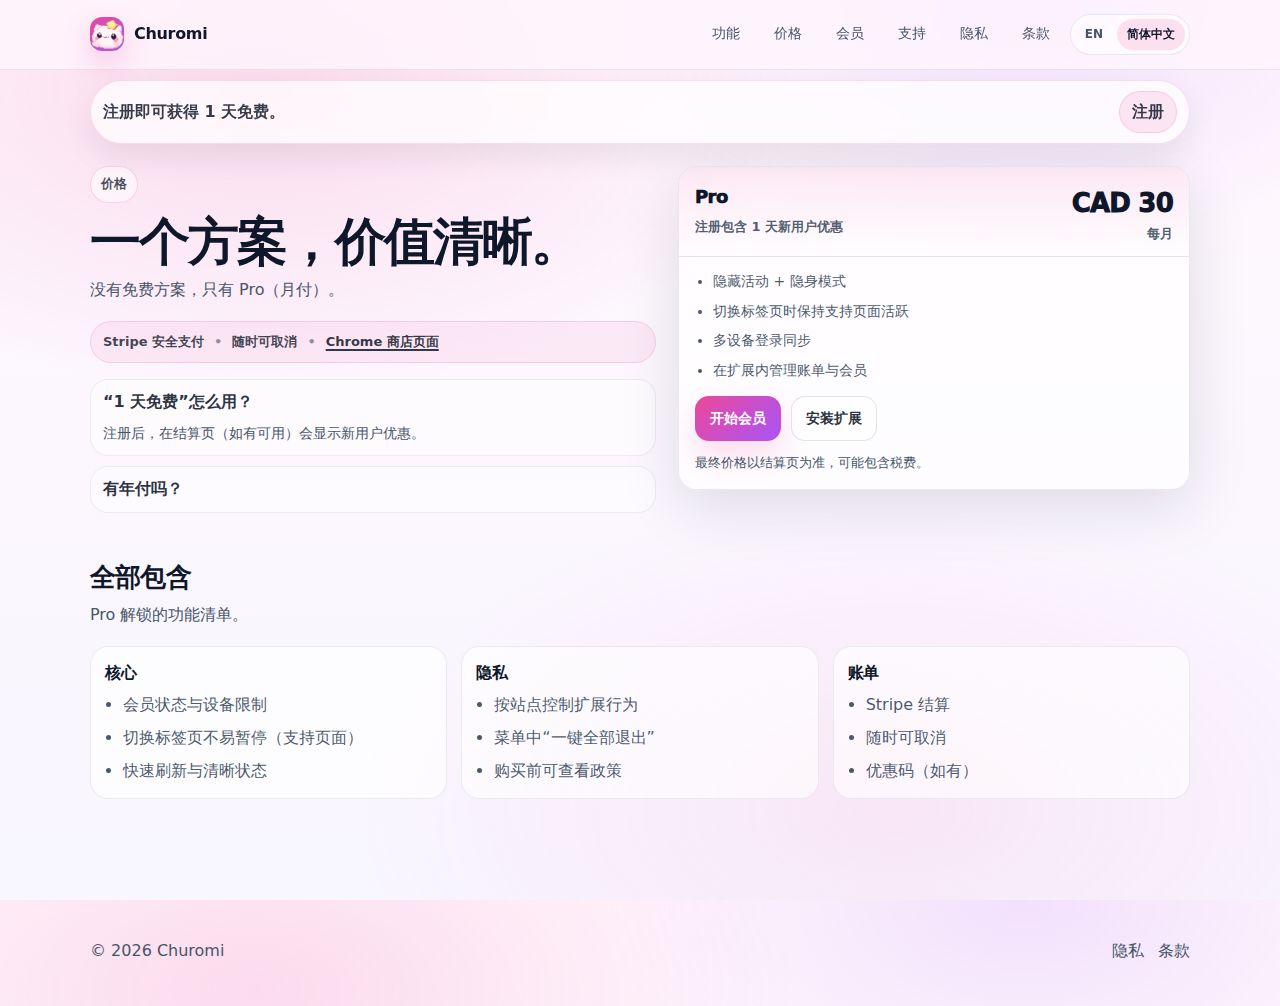
<file: zh/pricing.html>
<!doctype html>
<html lang="zh-Hans">
  <head>
    <meta charset="UTF-8">
    <meta name="viewport" content="width=device-width, initial-scale=1">
    <meta name="description" content="Churomi 价格 — Pro 会员（CAD 30/月）。">
    <title>Churomi — 价格</title>
    <link rel="icon" type="image/png" sizes="16x16" href="../assets/churomi-16.png">
    <link rel="icon" type="image/png" sizes="32x32" href="../assets/churomi-32.png">
    <link rel="icon" type="image/png" sizes="48x48" href="../assets/churomi-48.png">
    <link rel="apple-touch-icon" href="../assets/churomi-128.png">
    <link rel="stylesheet" href="../styles.css">
  </head>
  <body>
    <a class="skip-link" href="#main">跳到主要内容</a>
    <header class="header">
      <div class="container header__inner">
        <a class="brand" aria-label="Churomi" href="./index.html">
          <div class="brand__mark" aria-hidden="true">
            <img src="../assets/churomi-48.png" alt="" width="34" height="34">
          </div>
          <span class="brand__name">Churomi</span>
        </a>

        <div class="header__right">
          <nav class="nav" aria-label="Primary">
            <a class="nav__link" href="./index.html#features" data-edit="nav.features">功能</a>
            <a class="nav__link" href="./pricing.html" aria-current="page" data-edit="nav.pricing">价格</a>
            <a class="nav__link" href="./membership.html" data-edit="nav.membership">会员</a>
            <a class="nav__link" href="./index.html#support" data-edit="nav.support">支持</a>
            <a class="nav__link" href="./privacy.html" data-edit="nav.privacy">隐私</a>
            <a class="nav__link" href="./terms.html" data-edit="nav.terms">条款</a>
          </nav>

          <div class="lang" aria-label="Language">
            <a class="lang__link" href="../pricing.html">EN</a>
            <a class="lang__link lang__link--active" href="./pricing.html" aria-current="page">简体中文</a>
          </div>
        </div>
      </div>
    </header>

    <main id="main">
      <div class="top-banner" role="status" aria-live="polite">
        <span data-edit="banner.trial">注册即可获得 1 天免费。</span>
        <a class="top-banner__link" href="./membership.html" data-edit="banner.cta" data-edit-href="hero.membershipUrl">注册</a>
      </div>

      <section class="section pricingPage">
        <div class="container">
          <div class="pricingLayout">
            <div class="pricingLayout__copy">
              <p class="hero__eyebrow" data-edit="pricingPage.eyebrow">价格</p>
              <h1 class="hero__title" data-edit="pricingPage.title">一个方案，价值清晰。</h1>
              <p class="hero__subtitle">
                <span data-edit="pricingPage.subtitle">没有免费方案，只有 Pro（月付）。</span>
              </p>

              <div class="trust" aria-label="信任与政策">
                <div class="trust__row">
                  <span class="trust__item" data-edit="trust.items.0">Stripe 安全支付</span>
                  <span class="trust__sep" aria-hidden="true">•</span>
                  <span class="trust__item" data-edit="trust.items.1">随时可取消</span>
                  <span class="trust__sep" aria-hidden="true">•</span>
                  <a class="trust__link" href="https://chromewebstore.google.com/detail/churomi/oolnblmnhadiikagmhoahdaoiednoodk" target="_blank" rel="noopener noreferrer" data-edit="trust.items.2" data-edit-href="install.cwsUrl">Chrome 商店页面</a>
                </div>
              </div>

              <div class="pricingFaq">
                <details class="faq" open>
                  <summary class="faq__q" data-edit="faq.0.q">“1 天免费”怎么用？</summary>
                  <div class="faq__a muted" data-edit="faq.0.a">注册后，在结算页（如有可用）会显示新用户优惠。</div>
                </details>
                <details class="faq">
                  <summary class="faq__q" data-edit="faq.1.q">有年付吗？</summary>
                  <div class="faq__a muted" data-edit="faq.1.a">暂时没有，只有 CAD 30/月。</div>
                </details>
              </div>
            </div>

            <div class="pricingLayout__plan" aria-label="方案卡片">
              <div class="plan">
                <div class="plan__header">
                  <div>
                    <div class="plan__name" data-edit="plan.name">Pro</div>
                    <div class="plan__tag" data-edit="plan.tag">注册包含 1 天新用户优惠</div>
                  </div>
                  <div class="plan__price">
                    <div class="plan__amount" data-edit="pricing.amount">CAD 30</div>
                    <div class="plan__period" data-edit="pricing.period">每月</div>
                  </div>
                </div>

                <div class="plan__body">
                  <ul class="plan__list" aria-label="包含内容">
                    <li data-edit="plan.bullets.0">隐藏活动 + 隐身模式</li>
                    <li data-edit="plan.bullets.1">切换标签页时保持支持页面活跃</li>
                    <li data-edit="plan.bullets.2">多设备登录同步</li>
                    <li data-edit="plan.bullets.3">在扩展内管理账单与会员</li>
                  </ul>

                  <div class="plan__actions">
                    <a class="btn btn--primary" href="./membership.html" data-edit="plan.primaryCta" data-edit-href="hero.membershipUrl">开始会员</a>
                    <a class="btn btn--ghost" href="https://chromewebstore.google.com/detail/churomi/oolnblmnhadiikagmhoahdaoiednoodk" target="_blank" rel="noopener noreferrer" data-edit="plan.secondaryCta" data-edit-href="install.cwsUrl">安装扩展</a>
                  </div>

                  <p class="muted plan__note" data-edit="plan.note">最终价格以结算页为准，可能包含税费。</p>
                </div>
              </div>
            </div>
          </div>

          <section class="section section--alt" aria-label="功能清单">
            <h2 class="section__title" data-edit="compare.title">全部包含</h2>
            <p class="section__subtitle" data-edit="compare.subtitle">Pro 解锁的功能清单。</p>

            <div class="checkGrid">
              <div class="checkCard">
                <h3 class="checkCard__title" data-edit="compare.cards.0.title">核心</h3>
                <ul class="checkCard__list">
                  <li data-edit="compare.cards.0.items.0">会员状态与设备限制</li>
                  <li data-edit="compare.cards.0.items.1">切换标签页不易暂停（支持页面）</li>
                  <li data-edit="compare.cards.0.items.2">快速刷新与清晰状态</li>
                </ul>
              </div>
              <div class="checkCard">
                <h3 class="checkCard__title" data-edit="compare.cards.1.title">隐私</h3>
                <ul class="checkCard__list">
                  <li data-edit="compare.cards.1.items.0">按站点控制扩展行为</li>
                  <li data-edit="compare.cards.1.items.1">菜单中“一键全部退出”</li>
                  <li data-edit="compare.cards.1.items.2">购买前可查看政策</li>
                </ul>
              </div>
              <div class="checkCard">
                <h3 class="checkCard__title" data-edit="compare.cards.2.title">账单</h3>
                <ul class="checkCard__list">
                  <li data-edit="compare.cards.2.items.0">Stripe 结算</li>
                  <li data-edit="compare.cards.2.items.1">随时可取消</li>
                  <li data-edit="compare.cards.2.items.2">优惠码（如有）</li>
                </ul>
              </div>
            </div>
          </section>
        </div>
      </section>
    </main>

    <footer class="footer">
      <div class="container footer__inner" style="border-top: none;">
        <p class="muted">© <span id="year">2026</span> Churomi</p>
        <p class="footer__links">
          <a href="./privacy.html" data-edit="footer.privacy">隐私</a>
          <a href="./terms.html" data-edit="footer.terms">条款</a>
        </p>
      </div>
    </footer>

    <script>
      document.getElementById("year").textContent = String(new Date().getFullYear());
    </script>
  </body>
</html>
</file>
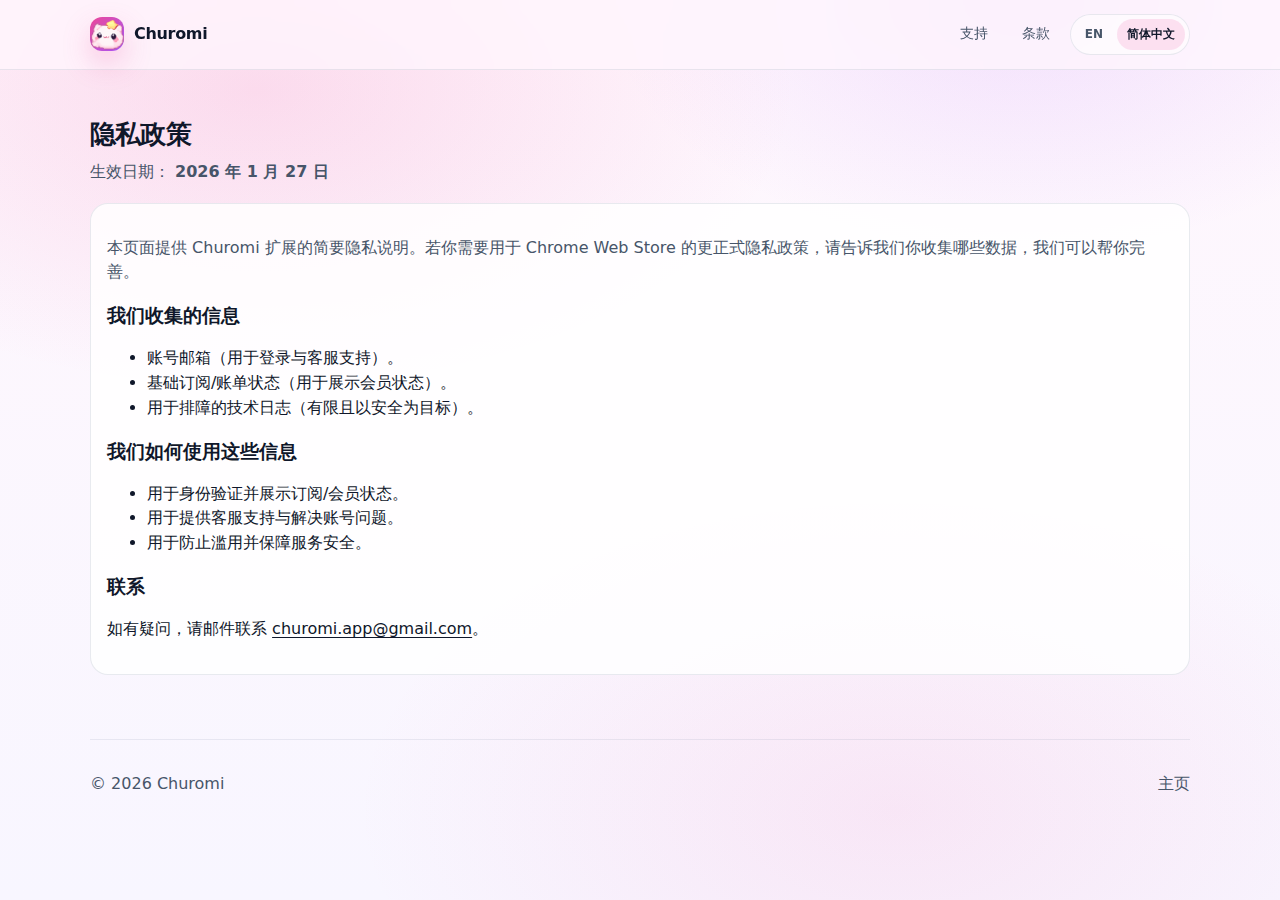
<file: zh/privacy.html>
<!doctype html>
<html lang="zh-Hans"><head>
    
    <meta charset="UTF-8">
    <meta name="viewport" content="width=device-width, initial-scale=1">
    <title>Churomi - 隐私政策</title>
    <link rel="icon" type="image/png" sizes="16x16" href="../assets/churomi-16.png">
    <link rel="icon" type="image/png" sizes="32x32" href="../assets/churomi-32.png">
    <link rel="icon" type="image/png" sizes="48x48" href="../assets/churomi-48.png">
    <link rel="apple-touch-icon" href="../assets/churomi-128.png">
    <link rel="stylesheet" href="../styles.css">
  </head>
  <body><a class="skip-link" href="#main">跳到主要内容</a><header class="header">
      <div class="container header__inner">
        <div class="brand" aria-label="Churomi">
          <div class="brand__mark" aria-hidden="true">
            <img src="../assets/churomi-48.png" alt="" width="34" height="34">
          </div>
          <a class="brand__name" href="./index.html" style="text-decoration: none">Churomi</a>
        </div>
        <div class="header__right">
          <nav class="nav" aria-label="Primary">
            <a class="nav__link" href="./index.html#support" data-edit="nav.support">支持</a>
            <a class="nav__link" href="./terms.html" data-edit="nav.terms">条款</a>
          </nav>

          <div class="lang" aria-label="Language">
            <a class="lang__link" href="../privacy.html">EN</a>
            <a class="lang__link lang__link--active" href="./privacy.html" aria-current="page">简体中文</a>
          </div>
        </div>
      </div>
    </header><main id="main" class="section">
      <div class="container">
        <h1 class="section__title" data-edit="privacy.title">隐私政策</h1>
        <p class="section__subtitle">
          <span data-edit="privacy.effectiveLabel">生效日期：</span>
          <strong data-edit="privacy.effectiveDate">2026 年 1 月 27 日</strong>
        </p>

        <div class="support__card">
          <p class="muted" data-edit="privacy.intro">
            本页面提供 Churomi 扩展的简要隐私说明。若你需要用于 Chrome Web Store
            的更正式隐私政策，请告诉我们你收集哪些数据，我们可以帮你完善。
          </p>

          <h3 data-edit="privacy.collectTitle">我们收集的信息</h3>
          <ul>
            <li data-edit="privacy.collectItems.0">账号邮箱（用于登录与客服支持）。</li>
            <li data-edit="privacy.collectItems.1">基础订阅/账单状态（用于展示会员状态）。</li>
            <li data-edit="privacy.collectItems.2">用于排障的技术日志（有限且以安全为目标）。</li>
          </ul>

          <h3 data-edit="privacy.useTitle">我们如何使用这些信息</h3>
          <ul>
            <li data-edit="privacy.useItems.0">用于身份验证并展示订阅/会员状态。</li>
            <li data-edit="privacy.useItems.1">用于提供客服支持与解决账号问题。</li>
            <li data-edit="privacy.useItems.2">用于防止滥用并保障服务安全。</li>
          </ul>

          <h3 data-edit="privacy.contactTitle">联系</h3>
          <p>
            <span data-edit="privacy.contactLabel">如有疑问，请邮件联系</span>
            <a data-edit-mailto="support.email" href="mailto:churomi.app@gmail.com">churomi.app@gmail.com</a>。
          </p>
        </div>
      </div>
    </main><footer class="footer">
      <div class="container footer__inner">
        <p class="muted">© <span id="year">2026</span> Churomi</p>
        <p class="footer__links">
          <a href="./index.html" data-edit="footer.home">主页</a>
        </p>
      </div>
    </footer><script>
      document.getElementById("year").textContent = String(new Date().getFullYear());
    </script></body></html>
</file>
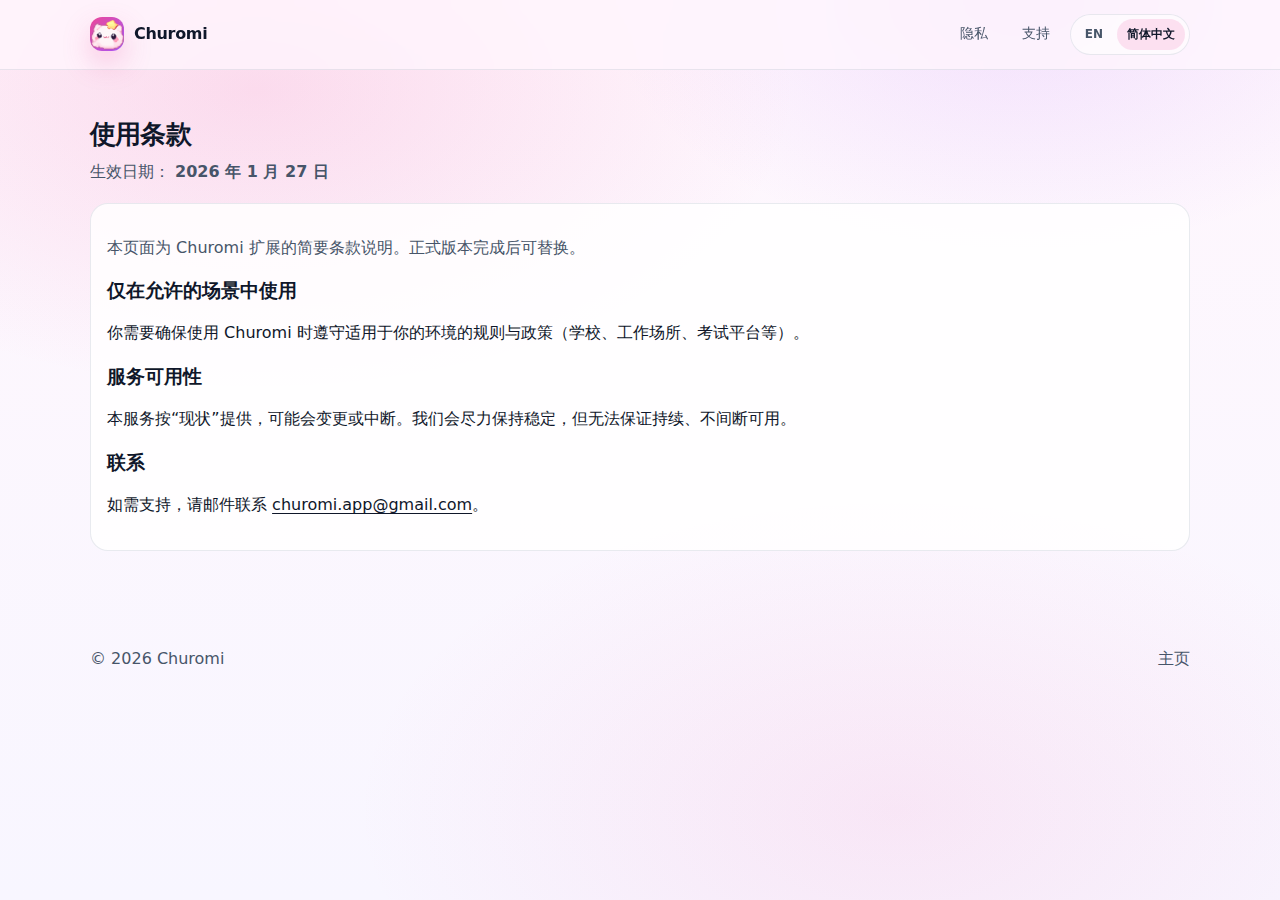
<file: zh/terms.html>
<!doctype html>
<html lang="zh-Hans"><head>
    
    
    <meta charset="UTF-8">
    <meta name="viewport" content="width=device-width, initial-scale=1">
    <title>Churomi - 使用条款</title>
    <link rel="icon" type="image/png" sizes="16x16" href="../assets/churomi-16.png">
    <link rel="icon" type="image/png" sizes="32x32" href="../assets/churomi-32.png">
    <link rel="icon" type="image/png" sizes="48x48" href="../assets/churomi-48.png">
    <link rel="apple-touch-icon" href="../assets/churomi-128.png">
    <link rel="stylesheet" href="../styles.css">
  </head>
  <body><a class="skip-link" href="#main">跳到主要内容</a><header class="header">
      <div class="container header__inner">
        <div class="brand" aria-label="Churomi">
          <div class="brand__mark" aria-hidden="true">
            <img src="../assets/churomi-48.png" alt="" width="34" height="34">
          </div>
          <a class="brand__name" href="./index.html" style="text-decoration: none">Churomi</a>
        </div>
        <div class="header__right">
          <nav class="nav" aria-label="Primary">
            <a class="nav__link" href="./privacy.html" data-edit="nav.privacy">隐私</a>
            <a class="nav__link" href="./index.html#support" data-edit="nav.support">支持</a>
          </nav>

          <div class="lang" aria-label="Language">
            <a class="lang__link" href="../terms.html">EN</a>
            <a class="lang__link lang__link--active" href="./terms.html" aria-current="page">简体中文</a>
          </div>
        </div>
      </div>
    </header><main id="main" class="section">
      <div class="container">
        <h1 class="section__title" data-edit="terms.title">使用条款</h1>
        <p class="section__subtitle">
          <span data-edit="terms.effectiveLabel">生效日期：</span>
          <strong data-edit="terms.effectiveDate">2026 年 1 月 27 日</strong>
        </p>

        <div class="support__card">
          <p class="muted" data-edit="terms.intro">
            本页面为 Churomi 扩展的简要条款说明。正式版本完成后可替换。
          </p>

          <h3 data-edit="terms.allowedTitle">仅在允许的场景中使用</h3>
          <p data-edit="terms.allowedText">
            你需要确保使用 Churomi 时遵守适用于你的环境的规则与政策（学校、工作场所、考试平台等）。
          </p>

          <h3 data-edit="terms.availabilityTitle">服务可用性</h3>
          <p data-edit="terms.availabilityText">
            本服务按“现状”提供，可能会变更或中断。我们会尽力保持稳定，但无法保证持续、不间断可用。
          </p>

          <h3 data-edit="terms.contactTitle">联系</h3>
          <p>
            <span data-edit="terms.contactLabel">如需支持，请邮件联系</span>
            <a data-edit-mailto="support.email" href="mailto:churomi.app@gmail.com">churomi.app@gmail.com</a>。
          </p>
        </div>
      </div>
    </main><footer class="footer">
      <div class="container footer__inner" style="border-top: none;">
        <p class="muted">© <span id="year">2026</span> Churomi</p>
        <p class="footer__links">
          <a href="./index.html" data-edit="footer.home">主页</a>
        </p>
      </div>
    </footer><script>
      document.getElementById("year").textContent = String(new Date().getFullYear());
    </script>
</body></html>
</file>
<file: styles.css>
:root {
  --bg: #fff7fd;
  --bg2: #f8f6ff;
  --card: rgba(255, 255, 255, 0.82);
  --card-border: rgba(148, 163, 184, 0.22);
  --text: #0f172a;
  --muted: #475569;
  --primary: #ec4899;
  --primary-2: #a855f7;
  --primary-3: #f472b6;
  --shadow: 0 18px 60px rgba(15, 23, 42, 0.12);
  --radius: 18px;
}

* {
  box-sizing: border-box;
}

html,
body {
  height: 100%;
}

body {
  margin: 0;
  color: var(--text);
  font-family:
    ui-sans-serif,
    system-ui,
    -apple-system,
    Segoe UI,
    Roboto,
    Helvetica,
    Arial,
    "Apple Color Emoji",
    "Segoe UI Emoji";
  line-height: 1.55;
  background:
    radial-gradient(900px 500px at 20% 10%, rgba(236, 72, 153, 0.16), transparent 60%),
    radial-gradient(700px 420px at 80% 0%, rgba(168, 85, 247, 0.14), transparent 60%),
    radial-gradient(900px 520px at 70% 90%, rgba(244, 114, 182, 0.12), transparent 60%),
    linear-gradient(180deg, var(--bg), var(--bg2));
}

a {
  color: inherit;
  text-underline-offset: 3px;
}

a:hover {
  text-decoration-thickness: 2px;
}

.container {
  width: min(1100px, calc(100% - 32px));
  margin: 0 auto;
}

.skip-link {
  position: absolute;
  left: -999px;
  top: 8px;
  background: #fff;
  border: 1px solid var(--card-border);
  padding: 10px 12px;
  border-radius: 10px;
  z-index: 1000;
}

.skip-link:focus {
  left: 12px;
}

.header {
  position: sticky;
  top: 0;
  z-index: 50;
  backdrop-filter: blur(12px);
  background: rgba(255, 247, 253, 0.72);
  border-bottom: 1px solid rgba(148, 163, 184, 0.22);
}

.header__inner {
  display: flex;
  align-items: center;
  justify-content: space-between;
  padding: 14px 0;
  gap: 16px;
}

.header__right {
  display: flex;
  align-items: center;
  justify-content: flex-end;
  gap: 10px;
  flex-wrap: wrap;
}

.brand {
  display: flex;
  align-items: center;
  gap: 10px;
  font-weight: 800;
  letter-spacing: -0.02em;
  text-decoration: none;
}

.brand__mark {
  width: 34px;
  height: 34px;
  border-radius: 12px;
  background: linear-gradient(135deg, var(--primary), var(--primary-2));
  box-shadow: 0 12px 28px rgba(236, 72, 153, 0.25);
  overflow: hidden;
}

.brand__mark img {
  width: 100%;
  height: 100%;
  display: block;
  object-fit: cover;
}

.brand__name {
  font-size: 16px;
}

.nav {
  display: flex;
  gap: 14px;
  flex-wrap: wrap;
  justify-content: flex-end;
}

.lang {
  display: inline-flex;
  gap: 4px;
  padding: 4px;
  border-radius: 999px;
  border: 1px solid rgba(148, 163, 184, 0.22);
  background: rgba(255, 255, 255, 0.6);
}

.lang__link {
  font-size: 12px;
  font-weight: 800;
  text-decoration: none;
  padding: 6px 10px;
  border-radius: 999px;
  color: var(--muted);
}

.lang__link:hover,
.lang__link:focus-visible {
  outline: none;
  background: rgba(236, 72, 153, 0.12);
  color: var(--text);
}

.lang__link--active {
  background: rgba(236, 72, 153, 0.14);
  color: var(--text);
}

.nav__link {
  font-size: 14px;
  color: var(--muted);
  text-decoration: none;
  padding: 8px 10px;
  border-radius: 12px;
}

.nav__link:hover,
.nav__link:focus-visible {
  outline: none;
  background: rgba(236, 72, 153, 0.12);
  color: var(--text);
}

.hero {
  padding: 44px 0 24px;
}

.hero__inner {
  display: grid;
  grid-template-columns: 1.05fr 0.95fr;
  gap: 22px;
  align-items: start;
}

.hero__eyebrow {
  display: inline-flex;
  align-items: center;
  gap: 8px;
  padding: 7px 10px;
  border-radius: 999px;
  border: 1px solid rgba(236, 72, 153, 0.22);
  background: rgba(255, 255, 255, 0.56);
  color: rgba(15, 23, 42, 0.75);
  font-weight: 600;
  font-size: 13px;
  margin: 0 0 12px;
}

.hero__title {
  font-size: clamp(2rem, 4vw, 3.2rem);
  line-height: 1.05;
  letter-spacing: -0.04em;
  margin: 0 0 10px;
}

.hero__subtitle {
  margin: 0 0 18px;
  color: var(--muted);
  font-size: 16px;
}

.hero__value {
  display: grid;
  gap: 12px;
  margin: 0 0 14px;
}

.pricing {
  border-radius: var(--radius);
  background: rgba(255, 255, 255, 0.62);
  border: 1px solid rgba(148, 163, 184, 0.22);
  box-shadow: 0 10px 24px rgba(15, 23, 42, 0.08);
  padding: 14px 14px 12px;
}

.pricing__top {
  display: flex;
  align-items: baseline;
  justify-content: space-between;
  gap: 10px;
  flex-wrap: wrap;
  margin-bottom: 8px;
}

.pricing__label {
  font-weight: 900;
  letter-spacing: -0.02em;
  color: rgba(15, 23, 42, 0.9);
}

.pricing__price {
  display: inline-flex;
  align-items: baseline;
  gap: 8px;
}

.pricing__amount {
  font-size: 22px;
  font-weight: 950;
  letter-spacing: -0.03em;
}

.pricing__period {
  font-weight: 800;
  color: rgba(71, 85, 105, 0.95);
  font-size: 14px;
}

.pricing__bullets {
  margin: 0;
  padding: 0 0 0 18px;
  color: rgba(71, 85, 105, 0.98);
  font-size: 14px;
  display: grid;
  gap: 6px;
}

.pricing__note {
  margin: 10px 0 0;
  color: rgba(71, 85, 105, 0.95);
  font-size: 13px;
}

.trust {
  padding: 10px 12px;
  border-radius: 999px;
  border: 1px solid rgba(236, 72, 153, 0.18);
  background: rgba(236, 72, 153, 0.08);
}

.trust__row {
  display: flex;
  align-items: center;
  gap: 10px;
  flex-wrap: wrap;
  color: rgba(15, 23, 42, 0.8);
  font-weight: 700;
  font-size: 13px;
}

.trust__sep {
  color: rgba(71, 85, 105, 0.6);
}

.trust__link {
  color: rgba(15, 23, 42, 0.85);
  text-decoration: underline;
  text-decoration-thickness: 2px;
}

.trust__link:hover,
.trust__link:focus-visible {
  outline: none;
  color: rgba(15, 23, 42, 0.95);
}

.hero__cta {
  display: flex;
  gap: 12px;
  flex-wrap: wrap;
}

.hero__link {
  display: inline-flex;
  align-items: center;
  min-height: 44px;
  padding: 0 8px;
  border-radius: 12px;
  color: var(--muted);
  text-decoration: none;
  font-weight: 800;
  font-size: 14px;
}

.hero__link:hover,
.hero__link:focus-visible {
  outline: none;
  background: rgba(255, 255, 255, 0.55);
  color: rgba(15, 23, 42, 0.9);
}

.hero__note {
  margin: 12px 0 0;
  color: var(--muted);
  font-size: 14px;
}

.hero__card {
  padding: 10px;
  border-radius: var(--radius);
  background: linear-gradient(180deg, rgba(255, 255, 255, 0.55), rgba(255, 255, 255, 0.35));
  border: 1px solid rgba(148, 163, 184, 0.18);
  box-shadow: var(--shadow);
}

.card {
  border-radius: calc(var(--radius) - 6px);
  background: rgba(255, 255, 255, 0.75);
  border: 1px solid rgba(148, 163, 184, 0.22);
  overflow: hidden;
}

.card__header {
  display: flex;
  justify-content: space-between;
  gap: 10px;
  align-items: center;
  padding: 14px 14px 10px;
}

.card__body {
  padding: 10px 14px 14px;
}

.card__footer {
  padding: 12px 14px 14px;
  border-top: 1px solid rgba(148, 163, 184, 0.18);
  color: var(--muted);
  font-size: 13px;
}

.pill {
  display: inline-flex;
  align-items: center;
  gap: 8px;
  border-radius: 999px;
  padding: 7px 10px;
  border: 1px solid rgba(148, 163, 184, 0.22);
  background: rgba(255, 255, 255, 0.6);
  font-size: 13px;
  font-weight: 700;
}

.pill--soft {
  font-weight: 700;
  color: rgba(15, 23, 42, 0.72);
}

.pill__dot {
  width: 9px;
  height: 9px;
  border-radius: 50%;
  background: #22c55e;
}

.row {
  display: flex;
  align-items: center;
  justify-content: space-between;
  gap: 12px;
  padding: 10px 0;
  border-bottom: 1px dashed rgba(148, 163, 184, 0.32);
}

.row:last-of-type {
  border-bottom: none;
}

.row__label {
  font-weight: 700;
  color: rgba(15, 23, 42, 0.86);
}

.toggle {
  width: 44px;
  height: 26px;
  border-radius: 999px;
  background: rgba(236, 72, 153, 0.9);
  border: 1px solid rgba(236, 72, 153, 0.45);
  position: relative;
  box-shadow: inset 0 0 0 2px rgba(255, 255, 255, 0.25);
}

.toggle--off {
  background: rgba(148, 163, 184, 0.55);
  border-color: rgba(148, 163, 184, 0.4);
}

.toggle__thumb {
  width: 20px;
  height: 20px;
  background: #fff;
  border-radius: 50%;
  position: absolute;
  top: 50%;
  left: 22px;
  transform: translateY(-50%);
  box-shadow: 0 8px 18px rgba(15, 23, 42, 0.18);
}

.toggle--off .toggle__thumb {
  left: 4px;
}

.card__actions {
  display: flex;
  gap: 8px;
  flex-wrap: wrap;
  margin-top: 14px;
}

.chip {
  display: inline-flex;
  align-items: center;
  padding: 8px 10px;
  border-radius: 12px;
  border: 1px solid rgba(148, 163, 184, 0.22);
  background: rgba(255, 255, 255, 0.72);
  font-weight: 700;
  font-size: 13px;
}

.chip--primary {
  border-color: rgba(236, 72, 153, 0.25);
  background: rgba(236, 72, 153, 0.12);
}

.section {
  padding: 44px 0;
}

.section--alt {
  background: transparent;
}

.section__title {
  margin: 0 0 6px;
  font-size: 26px;
  letter-spacing: -0.03em;
}

.section__subtitle {
  margin: 0 0 18px;
  color: var(--muted);
  max-width: 68ch;
}

.grid {
  display: grid;
  grid-template-columns: repeat(3, 1fr);
  gap: 14px;
}

.feature {
  border-radius: var(--radius);
  background: var(--card);
  border: 1px solid var(--card-border);
  padding: 16px 16px 14px;
  box-shadow: 0 10px 40px rgba(15, 23, 42, 0.06);
}

.feature__icon {
  width: 40px;
  height: 40px;
  border-radius: 14px;
  display: grid;
  place-items: center;
  background: rgba(255, 255, 255, 0.75);
  border: 1px solid rgba(148, 163, 184, 0.22);
  box-shadow: 0 10px 20px rgba(15, 23, 42, 0.06);
  margin-bottom: 10px;
}

.feature__icon svg {
  width: 22px;
  height: 22px;
  fill: rgba(15, 23, 42, 0.78);
}

.feature__icon img {
  width: 22px;
  height: 22px;
  display: block;
}

.feature__title {
  margin: 0 0 6px;
  font-size: 16px;
}

.feature__text {
  margin: 0;
  color: var(--muted);
  font-size: 14px;
}

.cta {
  display: flex;
  align-items: center;
  justify-content: space-between;
  gap: 18px;
  flex-wrap: wrap;
  border-radius: var(--radius);
  background: var(--card);
  border: 1px solid rgba(236, 72, 153, 0.18);
  padding: 18px;
  box-shadow: 0 18px 45px rgba(15, 23, 42, 0.08);
}

.cta__actions {
  display: flex;
  gap: 10px;
  flex-wrap: wrap;
}

.note {
  margin-top: 12px;
  color: var(--muted);
  font-size: 14px;
}

.support {
  display: grid;
  grid-template-columns: 1fr 1fr;
  gap: 14px;
}

.support__card {
  border-radius: var(--radius);
  background: var(--card);
  border: 1px solid var(--card-border);
  padding: 16px;
}

.support__card h3 {
  margin: 0 0 8px;
}

.support__links {
  display: flex;
  gap: 10px;
  flex-wrap: wrap;
  margin: 0;
}

.footer {
  padding: 20px 0 26px;
}

.footer__inner {
  display: flex;
  justify-content: space-between;
  gap: 12px;
  flex-wrap: wrap;
  border-top: 1px solid rgba(148, 163, 184, 0.18);
  padding-top: 16px;
}

.footer__links {
  display: flex;
  gap: 14px;
  flex-wrap: wrap;
}

.footer__links a {
  color: var(--muted);
  text-decoration: none;
}

.footer__links a:hover,
.footer__links a:focus-visible {
  outline: none;
  text-decoration: underline;
  text-decoration-thickness: 2px;
}

.btn {
  display: inline-flex;
  align-items: center;
  justify-content: center;
  border-radius: 14px;
  padding: 11px 14px;
  border: 1px solid rgba(148, 163, 184, 0.28);
  background: rgba(255, 255, 255, 0.7);
  color: rgba(15, 23, 42, 0.9);
  text-decoration: none;
  font-weight: 800;
  font-size: 14px;
  cursor: pointer;
  transition:
    transform 150ms ease,
    background-color 150ms ease,
    border-color 150ms ease;
  min-height: 44px;
}

.btn:hover {
  transform: translateY(-1px);
}

.btn:focus-visible {
  outline: 3px solid rgba(236, 72, 153, 0.35);
  outline-offset: 2px;
}

.btn--primary {
  background: linear-gradient(135deg, var(--primary), var(--primary-2));
  border-color: rgba(236, 72, 153, 0.25);
  color: #fff;
  box-shadow: 0 14px 30px rgba(236, 72, 153, 0.18);
}

.btn--ghost {
  background: rgba(255, 255, 255, 0.55);
}

.btn--soft {
  background: rgba(236, 72, 153, 0.09);
  border-color: rgba(236, 72, 153, 0.18);
}

.muted {
  color: var(--muted);
}

.top-banner {
  position: sticky;
  top: 60px;
  z-index: 40;
  width: min(1100px, calc(100% - 32px));
  margin: 10px auto 0;
  padding: 10px 12px;
  border-radius: 999px;
  border: 1px solid rgba(236, 72, 153, 0.18);
  background: rgba(255, 255, 255, 0.72);
  backdrop-filter: blur(10px);
  box-shadow: 0 12px 30px rgba(15, 23, 42, 0.08);
  display: flex;
  align-items: center;
  justify-content: space-between;
  gap: 12px;
  flex-wrap: wrap;
  font-weight: 800;
  color: rgba(15, 23, 42, 0.84);
}

.top-banner__link {
  display: inline-flex;
  align-items: center;
  justify-content: center;
  min-height: 40px;
  padding: 8px 12px;
  border-radius: 999px;
  text-decoration: none;
  background: rgba(236, 72, 153, 0.12);
  border: 1px solid rgba(236, 72, 153, 0.18);
}

.top-banner__link:hover,
.top-banner__link:focus-visible {
  outline: none;
  background: rgba(236, 72, 153, 0.18);
}

.pricingPage {
  padding-top: 22px;
}

.pricingLayout {
  display: grid;
  grid-template-columns: 1.05fr 0.95fr;
  gap: 22px;
  align-items: start;
}

.pricingFaq {
  margin-top: 16px;
  display: grid;
  gap: 10px;
}

.faq {
  border-radius: var(--radius);
  border: 1px solid rgba(148, 163, 184, 0.18);
  background: rgba(255, 255, 255, 0.55);
  padding: 10px 12px;
}

.faq__q {
  list-style: none;
  cursor: pointer;
  font-weight: 900;
  color: rgba(15, 23, 42, 0.9);
}

.faq__q::-webkit-details-marker {
  display: none;
}

.faq__a {
  margin-top: 8px;
  font-size: 14px;
}

.plan {
  border-radius: var(--radius);
  background: rgba(255, 255, 255, 0.68);
  border: 1px solid rgba(148, 163, 184, 0.22);
  box-shadow: var(--shadow);
  overflow: hidden;
}

.plan__header {
  display: flex;
  align-items: flex-start;
  justify-content: space-between;
  gap: 12px;
  padding: 16px 16px 12px;
  background: linear-gradient(180deg, rgba(236, 72, 153, 0.10), rgba(255, 255, 255, 0.0));
  border-bottom: 1px solid rgba(148, 163, 184, 0.16);
}

.plan__name {
  font-weight: 950;
  letter-spacing: -0.03em;
  font-size: 18px;
}

.plan__tag {
  margin-top: 6px;
  font-size: 13px;
  color: rgba(71, 85, 105, 0.95);
  font-weight: 800;
}

.plan__price {
  text-align: right;
}

.plan__amount {
  font-weight: 950;
  letter-spacing: -0.03em;
  font-size: 26px;
}

.plan__period {
  font-weight: 800;
  color: rgba(71, 85, 105, 0.95);
  font-size: 13px;
}

.plan__body {
  padding: 14px 16px 16px;
}

.plan__list {
  margin: 0;
  padding: 0 0 0 18px;
  display: grid;
  gap: 8px;
  color: rgba(71, 85, 105, 0.98);
  font-size: 14px;
}

.plan__actions {
  display: flex;
  gap: 10px;
  flex-wrap: wrap;
  margin-top: 14px;
}

.plan__note {
  margin: 12px 0 0;
  font-size: 13px;
}

.checkGrid {
  display: grid;
  grid-template-columns: repeat(3, 1fr);
  gap: 14px;
}

.checkCard {
  border-radius: var(--radius);
  background: rgba(255, 255, 255, 0.62);
  border: 1px solid rgba(148, 163, 184, 0.18);
  padding: 14px;
}

.checkCard__title {
  margin: 0 0 8px;
  font-size: 16px;
  letter-spacing: -0.02em;
}

.checkCard__list {
  margin: 0;
  padding: 0 0 0 18px;
  color: rgba(71, 85, 105, 0.98);
  display: grid;
  gap: 8px;
}

.auth {
  display: grid;
  grid-template-columns: 1.05fr 0.95fr;
  gap: 22px;
  align-items: start;
}

.auth__panel .card {
  background: rgba(255, 255, 255, 0.78);
}

.tabs {
  display: inline-flex;
  gap: 6px;
  padding: 4px;
  border-radius: 999px;
  border: 1px solid rgba(148, 163, 184, 0.22);
  background: rgba(255, 255, 255, 0.65);
  margin-bottom: 12px;
}

.tab {
  appearance: none;
  border: none;
  background: transparent;
  font: inherit;
  font-weight: 900;
  font-size: 13px;
  color: var(--muted);
  padding: 8px 12px;
  border-radius: 999px;
  cursor: pointer;
  min-height: 40px;
}

.tab:focus-visible {
  outline: 3px solid rgba(236, 72, 153, 0.35);
  outline-offset: 2px;
}

.tab--active {
  background: rgba(236, 72, 153, 0.14);
  color: var(--text);
}

.form {
  display: grid;
  gap: 10px;
}

.field {
  display: grid;
  gap: 6px;
}

.field__label {
  font-weight: 800;
  font-size: 13px;
  color: rgba(15, 23, 42, 0.82);
}

.input {
  width: 100%;
  padding: 10px 12px;
  border-radius: 14px;
  border: 1px solid rgba(148, 163, 184, 0.28);
  background: rgba(255, 255, 255, 0.8);
  font: inherit;
  min-height: 44px;
}

.input:focus-visible {
  outline: 3px solid rgba(236, 72, 153, 0.35);
  outline-offset: 2px;
}

.form__actions {
  display: flex;
  gap: 10px;
  flex-wrap: wrap;
  margin-top: 2px;
}

.msg {
  min-height: 20px;
  font-size: 13px;
  color: rgba(71, 85, 105, 0.95);
}

.msg[data-kind="err"] {
  color: rgba(190, 18, 60, 0.92);
}

.msg[data-kind="warn"] {
  color: rgba(180, 83, 9, 0.92);
}

.msg[data-kind="ok"] {
  color: rgba(21, 128, 61, 0.92);
}

.verify {
  margin-top: 14px;
  padding-top: 14px;
  border-top: 1px solid rgba(148, 163, 184, 0.18);
}

.checkout {
  margin-top: 14px;
  padding-top: 14px;
  border-top: 1px solid rgba(148, 163, 184, 0.18);
  display: grid;
  gap: 10px;
}

.check {
  display: flex;
  align-items: center;
  gap: 10px;
  font-weight: 800;
  color: rgba(15, 23, 42, 0.85);
}

.check input {
  width: 18px;
  height: 18px;
}

@media (prefers-reduced-motion: reduce) {
  .btn {
    transition: none;
  }
  .btn:hover {
    transform: none;
  }
}

@media (max-width: 860px) {
  .hero__inner {
    grid-template-columns: 1fr;
  }
  .auth {
    grid-template-columns: 1fr;
  }
  .pricingLayout {
    grid-template-columns: 1fr;
  }
  .checkGrid {
    grid-template-columns: 1fr;
  }
  .grid {
    grid-template-columns: 1fr;
  }
  .support {
    grid-template-columns: 1fr;
  }
}
</file>
